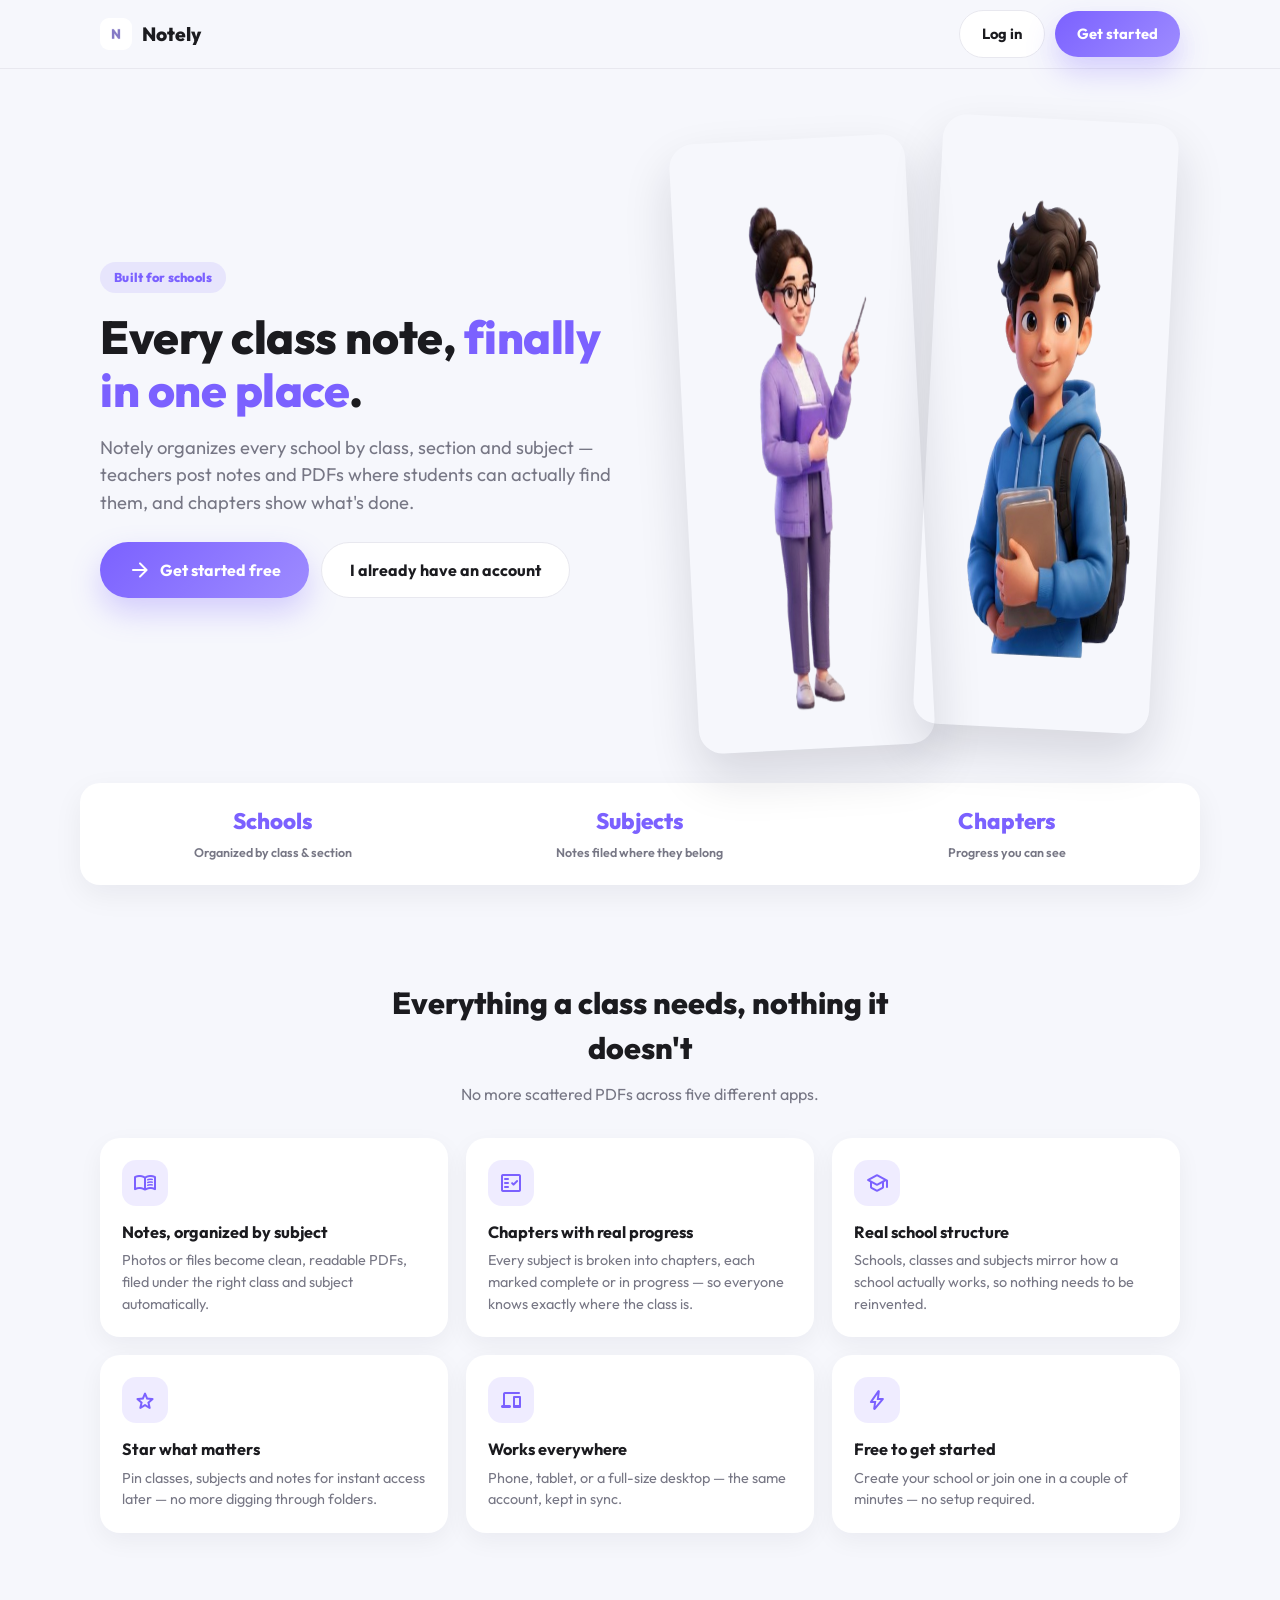
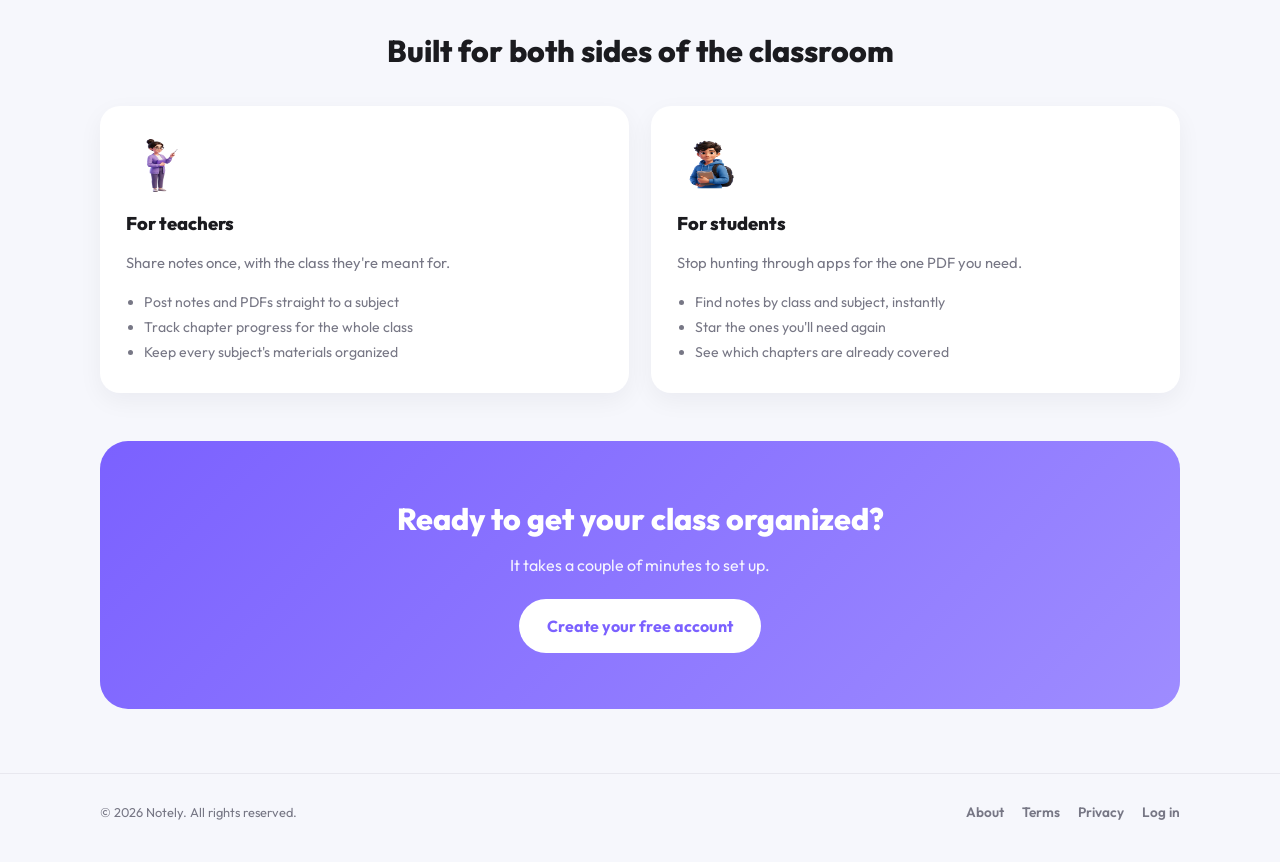
<file: index.html>
<!DOCTYPE html>
<html lang="en">
<head>
<meta charset="UTF-8">
<meta name="viewport" content="width=device-width, initial-scale=1.0, viewport-fit=cover">

<title>Notely — Class notes and PDFs, organized for schools</title>
<meta name="description" content="Notely keeps a school's classes, subjects and notes in one place. Teachers share notes and PDFs by subject, chapters track what's done, and students find any note instantly. Free to get started.">
<link rel="canonical" href="https://notely-edu.pages.dev/">

<!-- Open Graph / social preview -->
<meta property="og:type" content="website">
<meta property="og:site_name" content="Notely">
<meta property="og:locale" content="en_US">
<meta property="og:title" content="Notely — Class notes and PDFs, organized for schools">
<meta property="og:description" content="Class notes, subject PDFs and chapter progress, organized by school, class and subject. Built for teachers and students.">
<meta property="og:image" content="https://notely-edu.pages.dev/assets/images/logo-512.png">
<meta property="og:image:width" content="512">
<meta property="og:image:height" content="512">
<meta property="og:image:alt" content="Notely logo">
<meta property="og:url" content="https://notely-edu.pages.dev/">
<meta name="twitter:card" content="summary_large_image">
<meta name="twitter:title" content="Notely — Class notes and PDFs, organized for schools">
<meta name="twitter:description" content="Class notes, subject PDFs and chapter progress, organized by school, class and subject.">
<meta name="twitter:image" content="https://notely-edu.pages.dev/assets/images/logo-512.png">
<meta name="twitter:image:alt" content="Notely logo">

<link rel="icon" type="image/png" href="assets/images/logo.png">
<link rel="apple-touch-icon" href="assets/images/logo.png">
<link rel="manifest" href="manifest.json">
<meta name="theme-color" content="#7B61FF">
<meta name="theme-color" media="(prefers-color-scheme: dark)" content="#101017">

<link rel="preconnect" href="https://fonts.googleapis.com">
<link rel="preconnect" href="https://fonts.gstatic.com" crossorigin>
<link href="https://fonts.googleapis.com/css2?family=Outfit:wght@400;500;600;700;800&display=swap" rel="stylesheet">
<link rel="stylesheet" href="https://fonts.googleapis.com/css2?family=Material+Symbols+Rounded:opsz,wght,FILL,GRAD@24,500,0..1,0">

<link rel="stylesheet" href="landing.css">

<script type="application/ld+json">
{
  "@context": "https://schema.org",
  "@type": "SoftwareApplication",
  "name": "Notely",
  "applicationCategory": "EducationalApplication",
  "operatingSystem": "Web",
  "softwareVersion": "1.6",
  "description": "Notely keeps a school's classes, subjects, chapters and notes in one place for teachers and students.",
  "offers": { "@type": "Offer", "price": "0", "priceCurrency": "USD" }
}
</script>
</head>
<body class="auth-check">
<noscript><style>.site { visibility: visible; }</style></noscript>
<div class="site">

    <nav class="site-nav">
        <div class="wrap">
            <a class="brand" href="#top">
                <img src="assets/images/logo.png" alt="" width="192" height="192">
                Notely
            </a>
            <div class="nav-actions">
                <a class="btn btn-ghost" href="auth/login.html">Log in</a>
                <a class="btn btn-primary" href="auth/register.html">Get started</a>
            </div>
        </div>
    </nav>

    <header class="hero" id="top">
        <div class="wrap">
            <div class="hero-copy">
                <span class="eyebrow">Built for schools</span>
                <h1>Every class note, <span>finally in one place</span>.</h1>
                <p class="lede">
                    Notely organizes every school by class, section and subject — teachers post notes
                    and PDFs where students can actually find them, and chapters show what's done.
                </p>
                <div class="hero-ctas">
                    <a class="btn btn-primary btn-lg" href="auth/register.html">
                        <span class="material-symbols-rounded" aria-hidden="true">arrow_forward</span>
                        Get started free
                    </a>
                    <a class="btn btn-ghost btn-lg" href="auth/login.html">I already have an account</a>
                </div>
            </div>
            <div class="hero-art" aria-hidden="true">
                <img src="assets/images/teacher.png" alt="" width="409" height="610">
                <img src="assets/images/student.png" alt="" width="409" height="610">
            </div>
        </div>
    </header>

    <section class="stats">
        <div class="wrap">
            <div class="stat"><b>Schools</b><span>Organized by class &amp; section</span></div>
            <div class="stat"><b>Subjects</b><span>Notes filed where they belong</span></div>
            <div class="stat"><b>Chapters</b><span>Progress you can see</span></div>
        </div>
    </section>

    <section class="section">
        <div class="wrap">
            <div class="section-head">
                <h2>Everything a class needs, nothing it doesn't</h2>
                <p>No more scattered PDFs across five different apps.</p>
            </div>
            <div class="feature-grid">
                <div class="feature-card">
                    <div class="feature-icon"><span class="material-symbols-rounded" aria-hidden="true">menu_book</span></div>
                    <h3>Notes, organized by subject</h3>
                    <p>Photos or files become clean, readable PDFs, filed under the right class and subject automatically.</p>
                </div>
                <div class="feature-card">
                    <div class="feature-icon"><span class="material-symbols-rounded" aria-hidden="true">fact_check</span></div>
                    <h3>Chapters with real progress</h3>
                    <p>Every subject is broken into chapters, each marked complete or in progress — so everyone knows exactly where the class is.</p>
                </div>
                <div class="feature-card">
                    <div class="feature-icon"><span class="material-symbols-rounded" aria-hidden="true">school</span></div>
                    <h3>Real school structure</h3>
                    <p>Schools, classes and subjects mirror how a school actually works, so nothing needs to be reinvented.</p>
                </div>
                <div class="feature-card">
                    <div class="feature-icon"><span class="material-symbols-rounded" aria-hidden="true">star</span></div>
                    <h3>Star what matters</h3>
                    <p>Pin classes, subjects and notes for instant access later — no more digging through folders.</p>
                </div>
                <div class="feature-card">
                    <div class="feature-icon"><span class="material-symbols-rounded" aria-hidden="true">devices</span></div>
                    <h3>Works everywhere</h3>
                    <p>Phone, tablet, or a full-size desktop — the same account, kept in sync.</p>
                </div>
                <div class="feature-card">
                    <div class="feature-icon"><span class="material-symbols-rounded" aria-hidden="true">bolt</span></div>
                    <h3>Free to get started</h3>
                    <p>Create your school or join one in a couple of minutes — no setup required.</p>
                </div>
            </div>
        </div>
    </section>

    <section class="section">
        <div class="wrap">
            <div class="section-head">
                <h2>Built for both sides of the classroom</h2>
            </div>
            <div class="audience-grid">
                <div class="audience-card">
                    <img src="assets/images/teacher.png" alt="A teacher reviewing class notes on a tablet" width="409" height="610" loading="lazy" decoding="async">
                    <h3>For teachers</h3>
                    <p>Share notes once, with the class they're meant for.</p>
                    <ul>
                        <li>Post notes and PDFs straight to a subject</li>
                        <li>Track chapter progress for the whole class</li>
                        <li>Keep every subject's materials organized</li>
                    </ul>
                </div>
                <div class="audience-card">
                    <img src="assets/images/student.png" alt="A student studying from notes on a phone" width="409" height="610" loading="lazy" decoding="async">
                    <h3>For students</h3>
                    <p>Stop hunting through apps for the one PDF you need.</p>
                    <ul>
                        <li>Find notes by class and subject, instantly</li>
                        <li>Star the ones you'll need again</li>
                        <li>See which chapters are already covered</li>
                    </ul>
                </div>
            </div>
        </div>
    </section>

    <section class="cta-band">
        <h2>Ready to get your class organized?</h2>
        <p>It takes a couple of minutes to set up.</p>
        <a class="btn btn-ghost btn-lg" href="auth/register.html">Create your free account</a>
    </section>

    <footer class="site-footer">
        <div class="wrap">
            <div class="footer-copy">&copy; <span id="year"></span> Notely. All rights reserved.</div>
            <div class="footer-links">
                <a href="policy.html?doc=about">About</a>
                <a href="policy.html?doc=terms">Terms</a>
                <a href="policy.html?doc=privacy">Privacy</a>
                <a href="auth/login.html">Log in</a>
            </div>
        </div>
    </footer>

</div>

<script>document.getElementById("year").textContent = new Date().getFullYear();</script>
<script defer src="api/config.js"></script>
<script defer src="services/session.js"></script>
<script defer src="landing.js"></script>
</body>
</html>
</file>
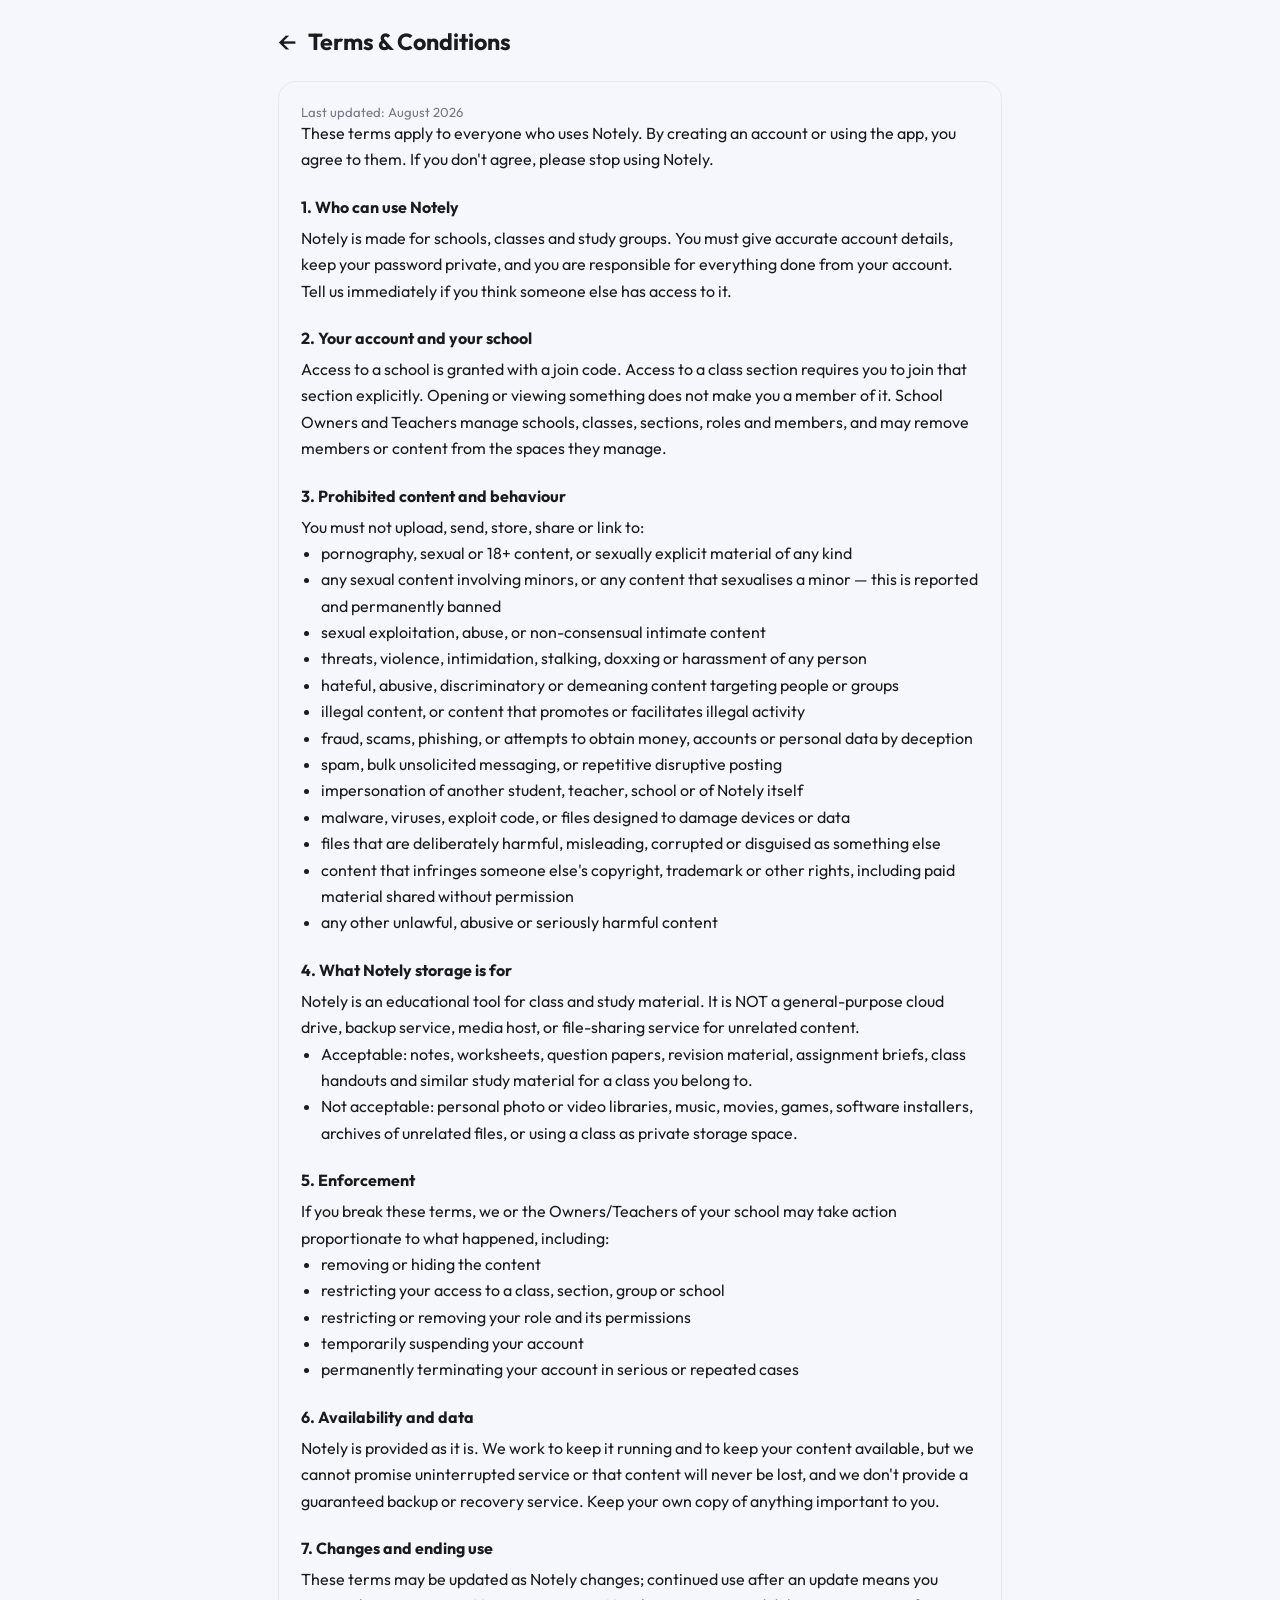
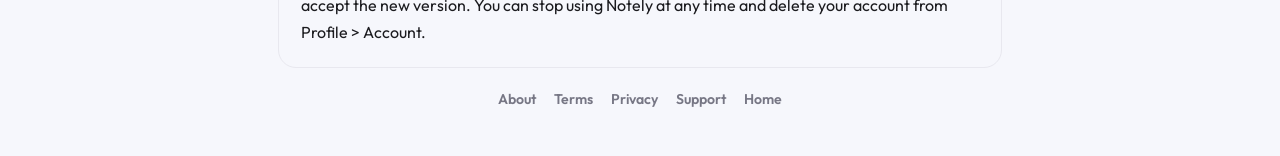
<file: policy.html>
<!DOCTYPE html>
<html lang="en">
<head>
<meta charset="UTF-8">
<meta name="viewport" content="width=device-width, initial-scale=1.0, viewport-fit=cover">
<title>Notely • Policy</title>
<meta name="description" content="Notely policies — About, Terms & Conditions, Privacy Policy and Support. How Notely handles your school's classes, subjects and notes.">
<link rel="canonical" href="https://notely-edu.pages.dev/policy.html">
<meta property="og:type" content="website">
<meta property="og:site_name" content="Notely">
<meta property="og:title" content="Notely • Policies">
<meta property="og:description" content="About, Terms & Conditions, Privacy Policy and Support for Notely.">
<meta property="og:image" content="https://notely-edu.pages.dev/assets/images/logo-512.png">
<meta property="og:url" content="https://notely-edu.pages.dev/policy.html">
<meta name="theme-color" content="#7B61FF">
<meta name="theme-color" media="(prefers-color-scheme: dark)" content="#101017">
<link rel="icon" type="image/png" href="assets/images/logo.png">
<link rel="preconnect" href="https://fonts.googleapis.com">
<link rel="preconnect" href="https://fonts.gstatic.com" crossorigin>
<link href="https://fonts.googleapis.com/css2?family=Outfit:wght@400;500;600;700;800&display=swap" rel="stylesheet">
<link rel="stylesheet" href="styles/variables.css">
<link rel="stylesheet" href="styles/global.css">
<style>
body { min-height:100vh; background:var(--bg); }
.legal-page { max-width:760px; margin:0 auto; padding:24px 18px 48px; }
.legal-head { display:flex; align-items:center; gap:12px; margin-bottom:22px; }
.legal-back { border:0; background:transparent; font-size:28px; cursor:pointer; color:var(--text); }
.legal-head h1 { margin:0; font-size:1.45rem; }
.legal-card { background:var(--card); border:1px solid var(--border); border-radius:18px; padding:22px; box-shadow:var(--shadow, none); }
.legal-updated { color:var(--muted); font-size:.82rem; margin-top:0; }
.legal-intro { line-height:1.65; }
.legal-section { margin-top:24px; }
.legal-section h2 { font-size:1rem; margin-bottom:8px; }
.legal-section p, .legal-section li { line-height:1.65; }
.legal-section ul { padding-left:20px; }
.legal-nav { display:flex; flex-wrap:wrap; gap:6px 18px; justify-content:center; margin-top:22px; }
.legal-nav a { color:var(--muted); font-size:.88rem; font-weight:600; text-decoration:none; }
.legal-nav a:hover { color:var(--primary); }
</style>
</head>
<body>
<main class="legal-page">
  <header class="legal-head">
    <button class="legal-back" id="back" aria-label="Back">←</button>
    <h1 id="title">Notely</h1>
  </header>
  <article class="legal-card" id="content"></article>
  <nav class="legal-nav" aria-label="Policies">
    <a href="policy.html?doc=about">About</a>
    <a href="policy.html?doc=terms">Terms</a>
    <a href="policy.html?doc=privacy">Privacy</a>
    <a href="policy.html?doc=support">Support</a>
    <a href="index.html">Home</a>
  </nav>
</main>
<script src="services/theme.js"></script>
<script src="api/config.js"></script>
<script src="utils/dom.js"></script>
<script src="pages/policies/policies.js"></script>
<script>
(() => {
  const key = new URLSearchParams(location.search).get("doc") || "terms";
  const data = window.POLICY_CONTENT?.[key] || window.POLICY_CONTENT?.terms;
  document.title = `Notely • ${data.title}`;
  document.getElementById("title").textContent = data.title;
  const root = document.getElementById("content");
  const updated = document.createElement("p");
  updated.className = "legal-updated";
  updated.textContent = "Last updated: August 2026";
  root.appendChild(updated);
  if (data.intro) { const p=document.createElement("p"); p.className="legal-intro"; p.textContent=data.intro; root.appendChild(p); }
  (data.sections || []).forEach(sec => {
    const section=document.createElement("section"); section.className="legal-section";
    const h=document.createElement("h2"); h.textContent=sec.heading; section.appendChild(h);
    if (sec.body) { const p=document.createElement("p"); p.textContent=sec.body; section.appendChild(p); }
    if (sec.bullets?.length) { const ul=document.createElement("ul"); sec.bullets.forEach(text => { const li=document.createElement("li"); li.textContent=text; ul.appendChild(li); }); section.appendChild(ul); }
    root.appendChild(section);
  });
  document.getElementById("back").addEventListener("click", () => history.length > 1 ? history.back() : location.href="index.html");
})();
</script>
</body>
</html>
</file>
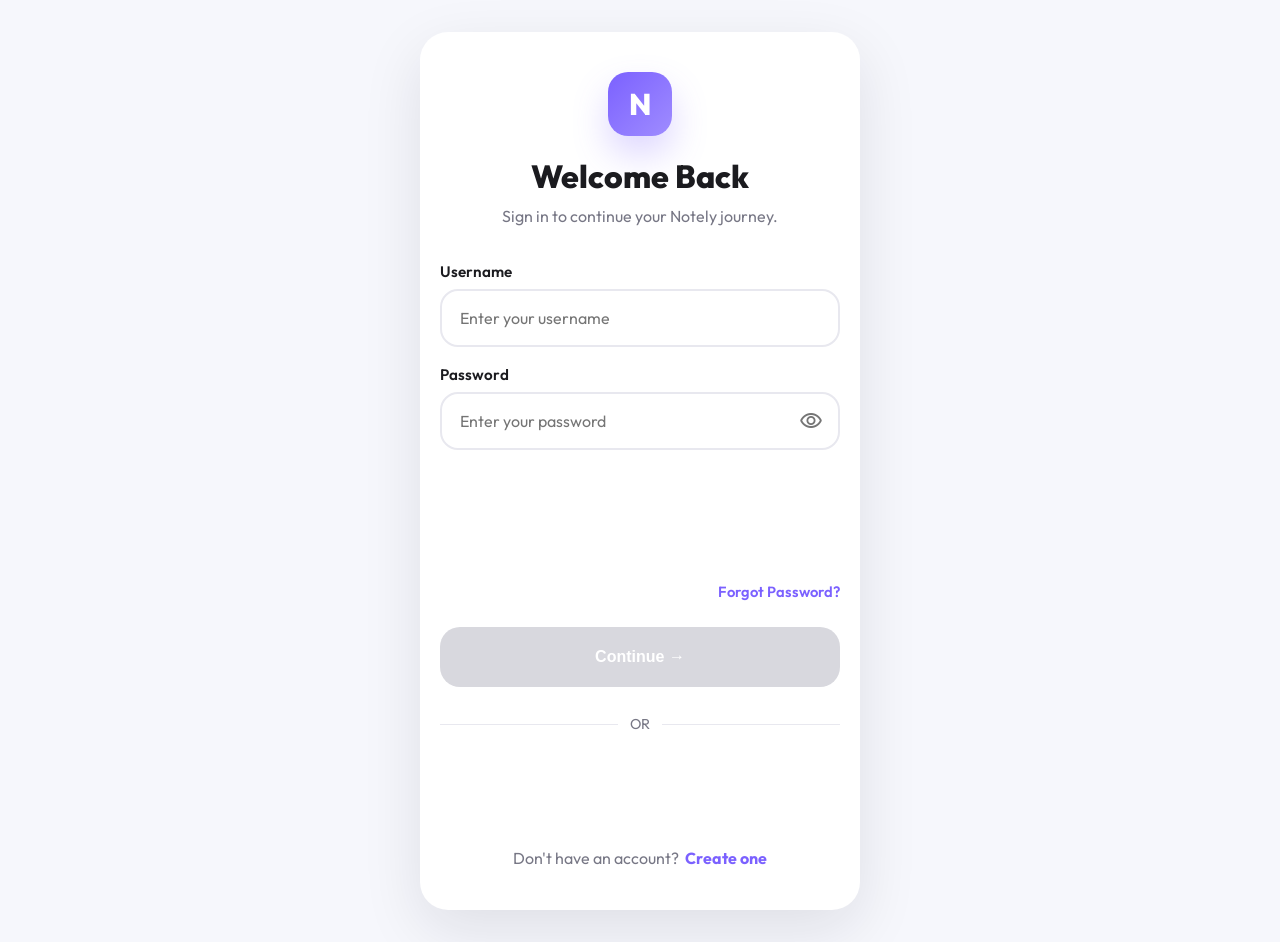
<file: auth/google-onboard.html>
<!DOCTYPE html>
<html lang="en">

<head>

    <meta charset="UTF-8">

    <meta
        name="viewport"
        content="width=device-width, initial-scale=1.0, viewport-fit=cover">

    <title>Notely • Almost there</title>

    <meta name="robots" content="noindex, nofollow">

    <link rel="icon" type="image/png" href="../assets/images/logo.png">

    <link rel="preconnect" href="https://fonts.googleapis.com">

    <link rel="preconnect" href="https://fonts.gstatic.com" crossorigin>

    <link
        href="https://fonts.googleapis.com/css2?family=Outfit:wght@400;500;600;700;800&display=swap"
        rel="stylesheet">

    <link
        rel="stylesheet"
        href="https://fonts.googleapis.com/css2?family=Material+Symbols+Rounded:opsz,wght,FILL,GRAD@24,500,0,0" />

    <link rel="stylesheet" href="css/onboard.css">

    <link rel="stylesheet" href="css/theme.css">
    <script src="../services/theme.js"></script>

</head>

<body>

    <main class="screen">

        <!-- STEP 1 — welcome + role -->

        <section class="step" id="stepRole">

            <header class="header">

                <button
                    class="back-btn"
                    id="backToLogin"
                    aria-label="Back to login">

                    ←

                </button>

                <div class="app-logo">

                    N

                </div>

                <img
                    class="google-avatar hidden"
                    id="googlePic"
                    alt="">

                <h1 id="welcomeTitle">Welcome!</h1>

                <p id="welcomeSub">
                    Your Google account checks out. Just two tiny
                    details and your classroom is ready.
                </p>

            </header>

            <section class="cards">

                <button
                    class="card teacher"
                    data-role="teacher">

                    <div class="check">
                        ✓
                    </div>

                    <div class="image">

                        <img
                            src="../assets/images/teacher.png"
                            alt="Teacher">

                    </div>

                    <h2>Teacher</h2>
                    <p>Create your school &amp; share notes</p>

                </button>

                <button
                    class="card student"
                    data-role="student">

                    <div class="check">
                        ✓
                    </div>

                    <div class="image">

                        <img
                            src="../assets/images/student.png"
                            alt="Student">

                    </div>

                    <h2>Student</h2>
                    <p>Find every note, instantly</p>

                </button>

            </section>

            <p class="tiny-note">

                <span class="material-symbols-rounded">
                    auto_awesome
                </span>

                We'll pick a username for you — change it anytime in Profile.

            </p>

            <button
                id="continueBtn"
                disabled>

                Continue →

            </button>

        </section>

        <!-- STEP 2 — teacher school details -->

        <section class="step hidden" id="stepDetails">

            <header class="header">

                <button
                    class="back-btn"
                    id="backToRole"
                    aria-label="Back">

                    ←

                </button>

                <div class="app-logo">

                    N

                </div>

                <h1>One tiny step</h1>

                <p>
                    Tell us a little about your school — or skip it,
                    you can add this later in Profile.
                </p>

            </header>

            <form
                id="detailsForm"
                autocomplete="off">

                <div class="teacher-card">

                    <div class="teacher-header">

                        <h3>School Information</h3>

                        <label class="skip-school">

                            <input
                                type="checkbox"
                                id="skipSchool">

                            <span>
                                Skip for now
                            </span>

                        </label>

                    </div>

                    <div class="input-group">

                        <label>

                            School Name

                        </label>

                        <input
                            type="text"
                            id="schoolName"
                            placeholder="ABC Public School">

                    </div>

                    <div class="input-group">

                        <label>

                            Subjects You Teach

                        </label>

                        <input
                            type="text"
                            id="subjects"
                            placeholder="Math, Science">

                    </div>

                    <div class="input-group">

                        <label>

                            School Phone

                        </label>

                        <input
                            type="tel"
                            id="schoolPhone"
                            placeholder="+91 98765 43210">

                    </div>

                    <div class="input-group">

                        <label>

                            School Coordinator

                            <span>(Optional)</span>

                        </label>

                        <input
                            type="text"
                            id="coordinator"
                            placeholder="Leave empty if none">

                    </div>

                </div>

                <small id="onboardError" class="form-error"></small>

                <button
                    id="finishBtn"
                    type="submit">

                    Finish →

                </button>

            </form>

        </section>

    </main>

    <script src="../api/config.js"></script>
    <script src="../services/session.js"></script>
    <script src="js/storage.js"></script>

    <script src="js/onboard.js"></script>

</body>

</html>
</file>
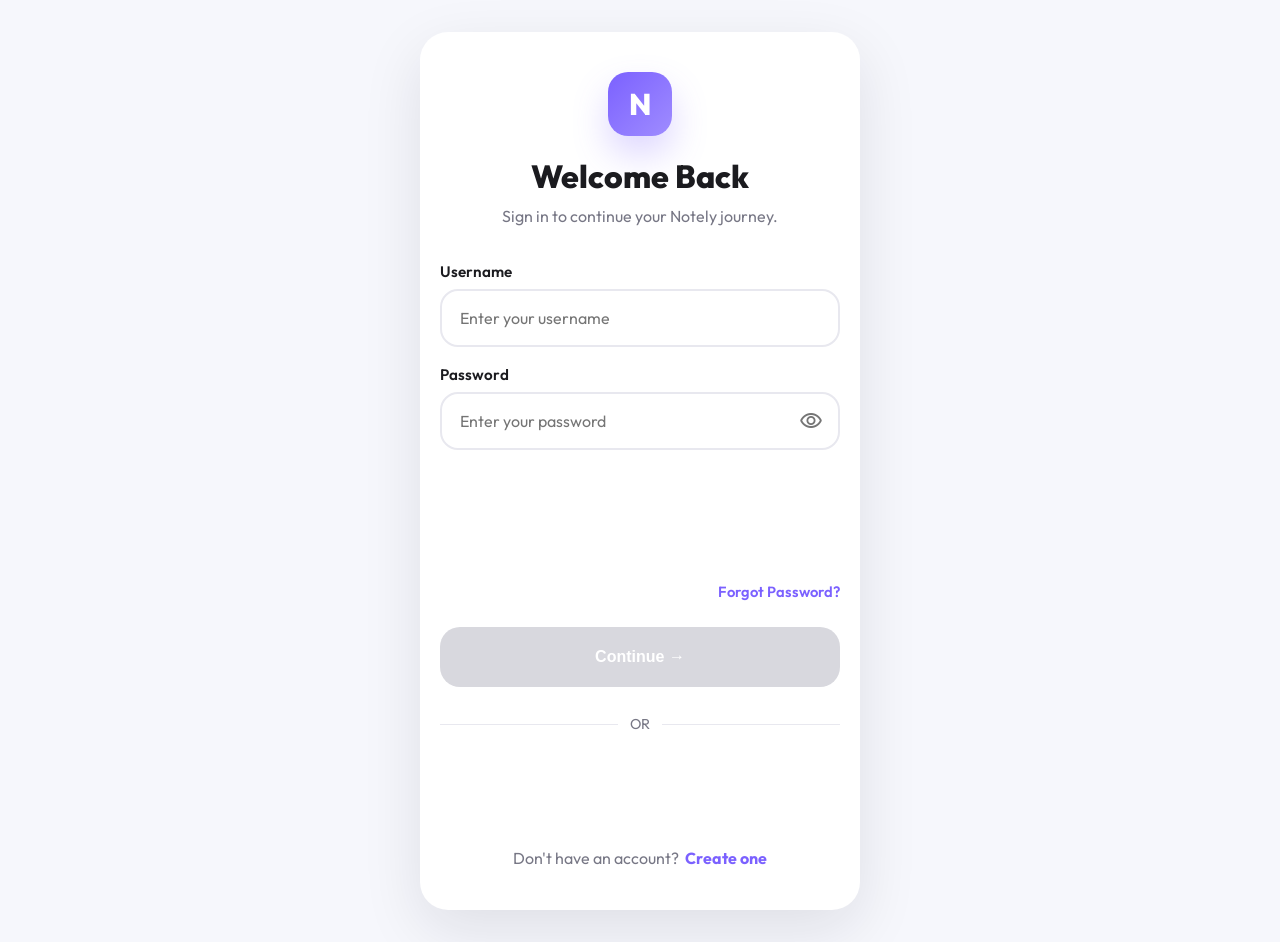
<file: auth/login.html>
<!DOCTYPE html>
<html lang="en">

<head>

    <meta charset="UTF-8">

    <meta
        name="viewport"
        content="width=device-width, initial-scale=1.0, viewport-fit=cover">

    <title>Notely • Login</title>

    <link rel="preconnect" href="https://fonts.googleapis.com">

    <link rel="preconnect" href="https://fonts.gstatic.com" crossorigin>

    <link
        href="https://fonts.googleapis.com/css2?family=Outfit:wght@400;500;600;700;800&display=swap"
        rel="stylesheet">

    <!-- Material Symbols -->
    <link
        rel="stylesheet"
        href="https://fonts.googleapis.com/css2?family=Material+Symbols+Rounded:opsz,wght,FILL,GRAD@24,500,0,0" />

    <link
        rel="stylesheet"
        href="css/login.css">
    <link rel="stylesheet" href="css/shared.css">
    <link rel="stylesheet" href="css/google.css">

    <link rel="stylesheet" href="css/theme.css">
    <script src="../services/theme.js"></script>
</head>

<body>

    <main class="screen">

        <!-- Header -->

        <header class="header">

            <div class="logo">

                N

            </div>

            <h1>

                Welcome Back

            </h1>

            <p>

                Sign in to continue your Notely journey.

            </p>

        </header>

        <!-- Login -->

        <form
            id="loginForm"
            autocomplete="off">

            <!-- Username -->

            <div class="input-group">

                <label>

                    Username

                </label>

                <input
                    type="text"
                    id="username"
                    placeholder="Enter your username"
                    autocomplete="username">

            </div>

            <!-- Password -->

            <div class="input-group">

                <label>

                    Password

                </label>

                <div class="password-box">

                    <input
                        type="password"
                        id="password"
                        placeholder="Enter your password"
                        autocomplete="current-password">

                    <button
                        type="button"
                        id="togglePassword"
                        aria-label="Show password">

                        <span
                            id="eyeIcon"
                            class="material-symbols-rounded">

                            visibility

                        </span>

                    </button>

                </div>

            </div>

            <!-- Email-not-verified transition notice -->

            <div class="auth-notice" id="authNotice">
                <span class="spinner"></span>
                <span id="authNoticeText">Email not verified — taking you to verification…</span>
            </div>

            <!-- Error -->

            <small id="loginError"></small>

            <!-- Forgot -->

            <div class="forgot-row">

                <button
                    type="button"
                    id="forgotBtn">

                    Forgot Password?

                </button>

            </div>

            <!-- Continue -->

            <button
                id="loginBtn"
                type="submit"
                disabled>

                Continue →

            </button>

        </form>

        <!-- Divider -->

        <div class="divider">

            <span>

                OR

            </span>

        </div>

        <!-- Google -->

        <div class="google-wrap">
            <div id="googleBtn"></div>
            <small id="googleError"></small>
        </div>

        <!-- Register -->

        <div class="bottom-text">

            <p>

                Don't have an account?

            </p>

            <button
                id="createAccountBtn"
                type="button">

                Create one

            </button>

        </div>

        <!-- User Not Found -->

        <div
            class="suggest-register"
            id="registerSuggestion">

            <span class="material-symbols-rounded">

                person_add

            </span>

            <div>

                <h4>

                    New to Notely?

                </h4>

                <p>

                    We couldn't find this account.
                    Create one in less than a minute.

                </p>

            </div>

            <button
                id="quickRegisterBtn"
                type="button">

                Create

            </button>

        </div>

    </main>

    <script src="https://accounts.google.com/gsi/client" async defer></script>
    <script src="../api/config.js"></script>
    <script src="../services/session.js"></script>
    <script src="js/storage.js"></script>

    <script src="js/login.js"></script>
    <script src="js/google.js"></script>

</body>

</html>
</file>
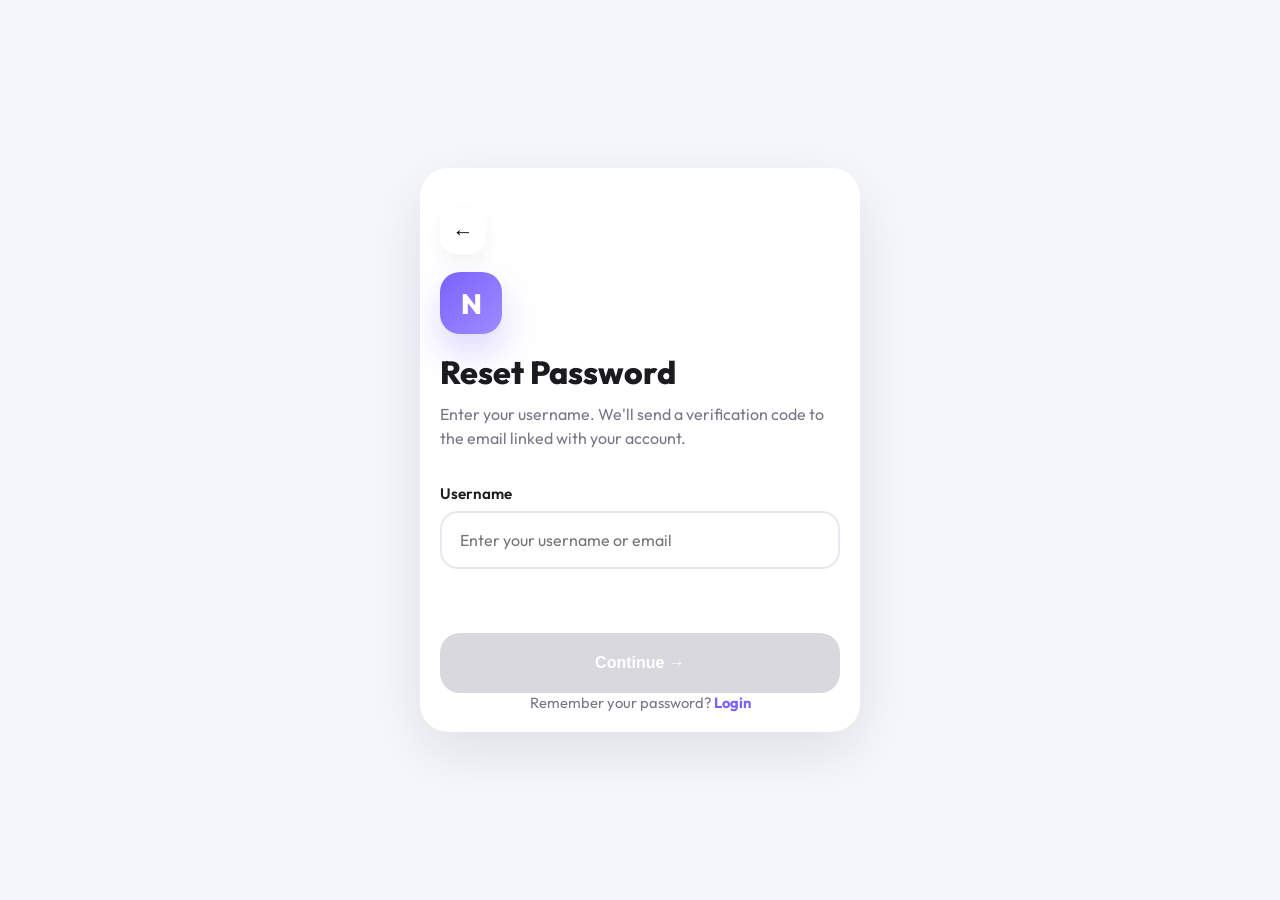
<file: auth/new_password.html>
<!DOCTYPE html>
<html lang="en">

<head>

    <meta charset="UTF-8">

    <meta
        name="viewport"
        content="width=device-width, initial-scale=1.0, viewport-fit=cover">

    <title>Notely • Create New Password</title>

    <link rel="preconnect" href="https://fonts.googleapis.com">

    <link rel="preconnect" href="https://fonts.gstatic.com" crossorigin>

    <link href="https://fonts.googleapis.com/css2?family=Outfit:wght@400;500;600;700;800&display=swap"
        rel="stylesheet">

    <link
        rel="stylesheet"
        href="https://fonts.googleapis.com/css2?family=Material+Symbols+Rounded:opsz,wght,FILL,GRAD@24,400,0,0"
        rel="stylesheet">

    <link rel="stylesheet" href="css/new_password.css">

    <link rel="stylesheet" href="css/shared.css">
    <link rel="stylesheet" href="css/theme.css">
    <script src="../services/theme.js"></script>
</head>

<body>

    <main class="screen">

        <!-- Header -->

        <header class="header">

            <button
                class="back-btn"
                id="backBtn">

                ←

            </button>

            <div class="logo">

                N

            </div>

            <h1>

                Create New Password

            </h1>

            <p>

                Enter your new password. It must be different from your old one.

            </p>

        </header>

        <!-- Form -->

        <form
            id="newPasswordForm"
            autocomplete="off">

            <!-- New Password -->

            <div class="input-group">

                <label>

                    New password

                </label>

                <div class="password-box">

                    <input
                        type="password"
                        id="newPassword"
                        placeholder="Create new password"
                        autocomplete="new-password">

                    <button
                        type="button"
                        id="toggleNewPassword"
                        aria-label="Show password">

                        <span
                            id="newEyeIcon"
                            class="material-symbols-rounded">

                            visibility

                        </span>

                    </button>

                </div>

            </div>

            <!-- Confirm Password -->

            <div class="input-group">

                <label>

                    Confirm password

                </label>

                <div class="password-box">

                    <input
                        type="password"
                        id="confirmPassword"
                        placeholder="Retype password"
                        autocomplete="new-password">

                    <button
                        type="button"
                        id="toggleConfirmPassword"
                        aria-label="Show password">

                        <span
                            id="confirmEyeIcon"
                            class="material-symbols-rounded">

                            visibility

                        </span>

                    </button>

                </div>

            </div>

            <small id="newPasswordError"></small>

            <button
                id="createBtn"
                type="submit"
                disabled>

                Create Password →

            </button>

        </form>

        <!-- Footer -->

        <div class="bottom-link">

            Remember your password?

            <a href="login.html">

                Login

            </a>

        </div>

    </main>

    <script src="../api/config.js"></script>
    <script src="../services/session.js"></script>
    <script src="js/storage.js"></script>

    <script src="js/new_password.js"></script>

</body>

</html>
</file>
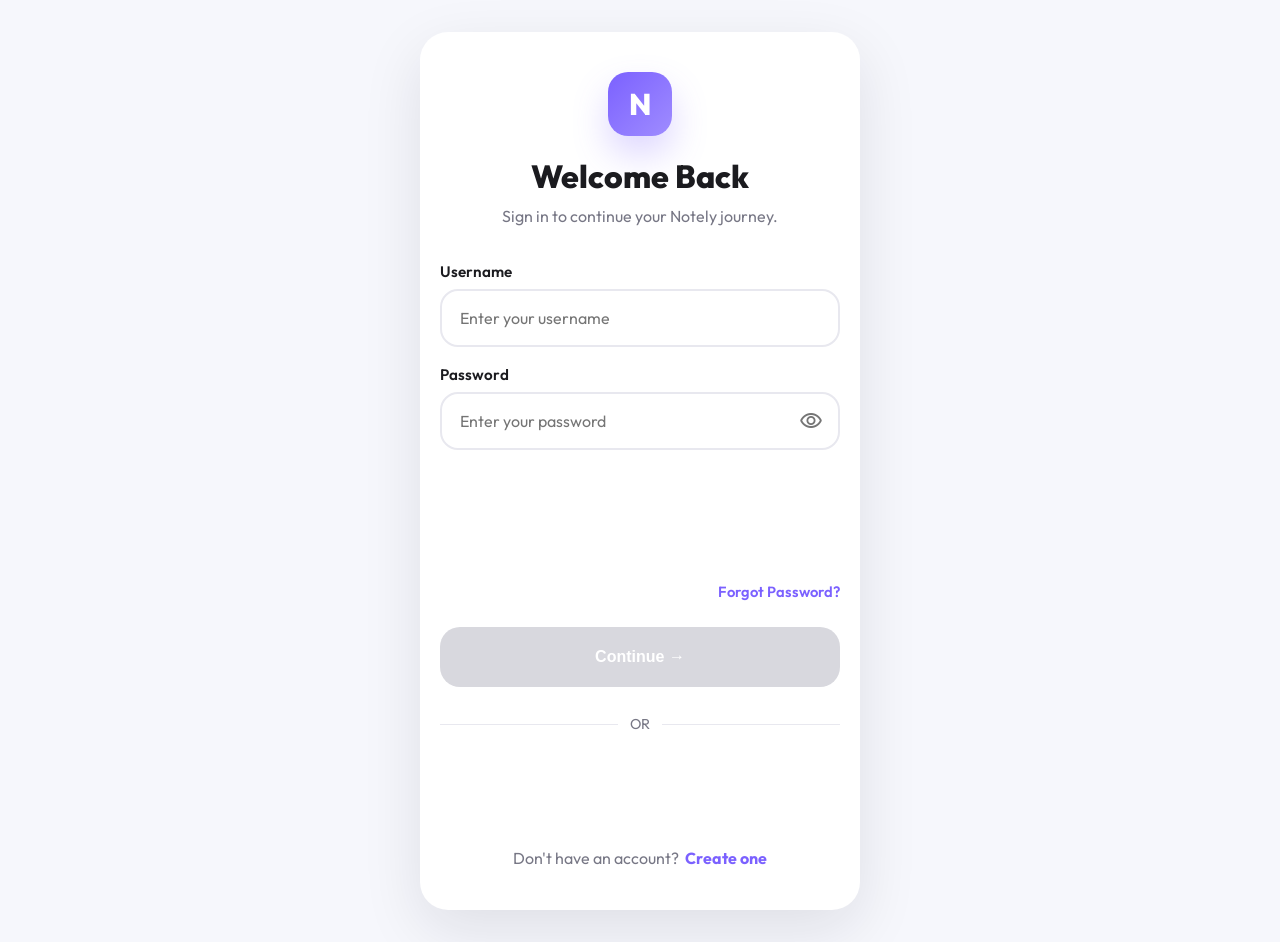
<file: auth/otp.html>
<!DOCTYPE html>
<html lang="en">

<head>

    <meta charset="UTF-8">

    <meta
        name="viewport"
        content="width=device-width, initial-scale=1.0, viewport-fit=cover">

    <title>Notely • Verify Email</title>

    <link rel="preconnect" href="https://fonts.googleapis.com">

    <link rel="preconnect" href="https://fonts.gstatic.com" crossorigin>

    <link href="https://fonts.googleapis.com/css2?family=Outfit:wght@400;500;600;700;800&display=swap"
        rel="stylesheet">

    <link rel="stylesheet" href="css/otp.css">

    <link rel="stylesheet" href="css/shared.css">
    <link rel="stylesheet" href="css/theme.css">
    <script src="../services/theme.js"></script>
</head>

<body>

    <main class="screen" aria-labelledby="otpTitle">

        <!-- Header -->

        <header class="header">

            <div class="logo">

                N

            </div>

            <h1 id="otpTitle">

                Verify your email

            </h1>

            <p>
    We've sent a verification code to the email linked with your account.
</p>

<h3 id="usernameDisplay">
    @username
</h3>

        </header>

        <!-- OTP -->

        <section class="otp-card">

            <div
                class="otp-boxes"
                id="otpBoxes">

                <input
                    class="otp"
                    maxlength="1"
                    inputmode="numeric"
                    autocomplete="one-time-code"
                    aria-label="Digit 1"
                    autofocus>

                <input
                    class="otp"
                    maxlength="1"
                    inputmode="numeric"
                    aria-label="Digit 2">

                <input
                    class="otp"
                    maxlength="1"
                    inputmode="numeric"
                    aria-label="Digit 3">

                <input
                    class="otp"
                    maxlength="1"
                    inputmode="numeric"
                    aria-label="Digit 4">

                <input
                    class="otp"
                    maxlength="1"
                    inputmode="numeric"
                    aria-label="Digit 5">

                <input
                    class="otp"
                    maxlength="1"
                    inputmode="numeric"
                    aria-label="Digit 6">

            </div>

            <small id="otpError"></small>

            <button
                id="verifyBtn"
                type="button"
                disabled>

                Verify

            </button>

            <div class="resend">

                <span id="timer">

                    Resend in 01:00

                </span>

                <button
                    id="resendBtn"
                    type="button"
                    disabled>

                    Resend Code

                </button>

            </div>

        </section>

        <!-- Success -->

        <section
            class="success-card"
            id="successCard">

            <div class="success-icon">

                ✓

            </div>

            <h2>

                OTP Verified

            </h2>

            <p>

                Your account has been created successfully.

            </p>

            <small>

                Redirecting you to login...

            </small>

        </section>

    </main>

    <script src="../api/config.js"></script>
    <script src="../services/session.js"></script>
    <script src="js/storage.js"></script>

    <script src="js/otp.js"></script>

</body>

</html>
</file>
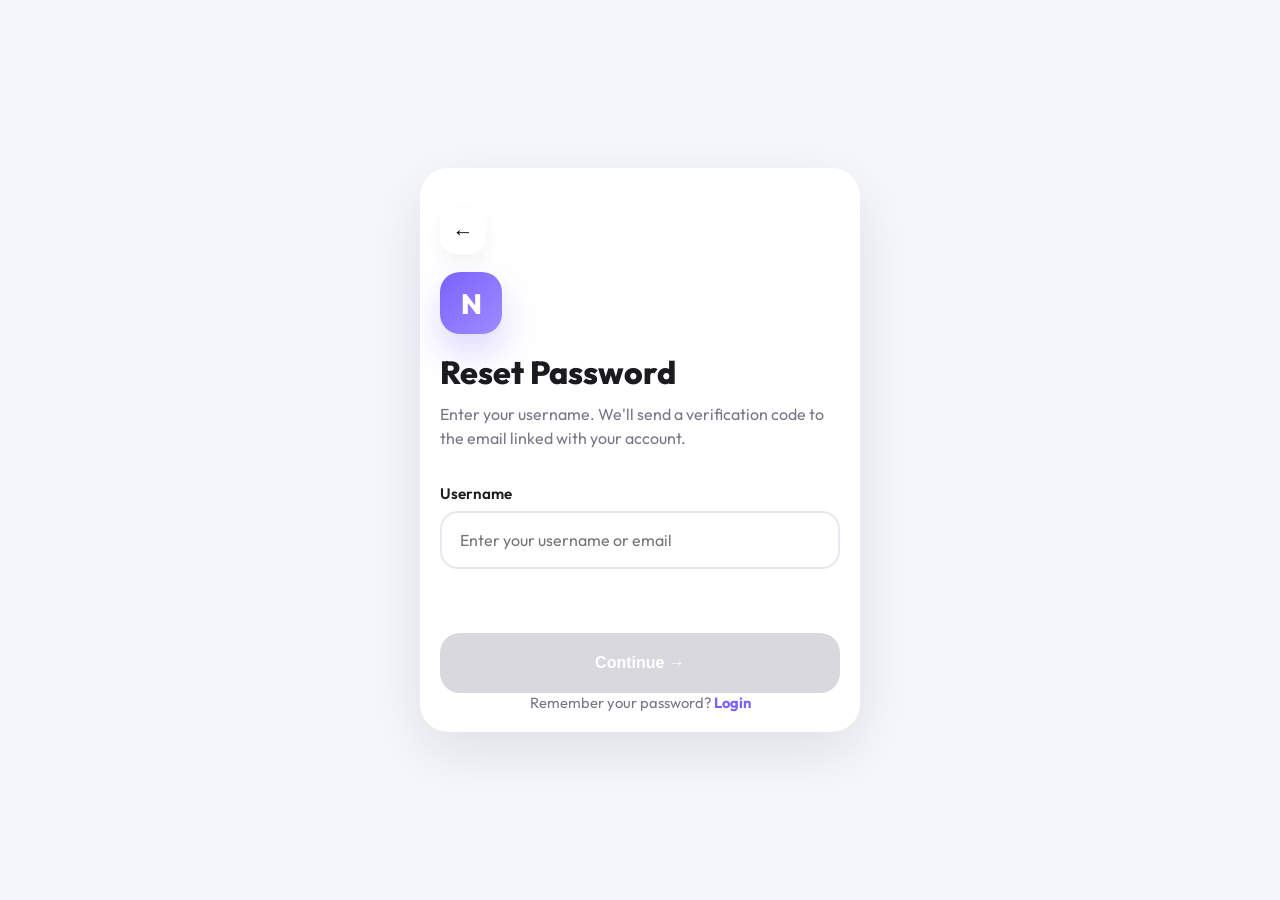
<file: auth/password.html>
<!DOCTYPE html>
<html lang="en">

<head>

    <meta charset="UTF-8">

    <meta
        name="viewport"
        content="width=device-width, initial-scale=1.0, viewport-fit=cover">

    <title>Notely • Reset Password</title>

    <link rel="preconnect" href="https://fonts.googleapis.com">

    <link rel="preconnect" href="https://fonts.gstatic.com" crossorigin>

    <link
        href="https://fonts.googleapis.com/css2?family=Outfit:wght@400;500;600;700;800&display=swap"
        rel="stylesheet">

    <link rel="stylesheet" href="css/password.css">

    <link rel="stylesheet" href="css/shared.css">
    <link rel="stylesheet" href="css/theme.css">
    <script src="../services/theme.js"></script>
</head>

<body>

<main class="screen">

    <!-- Header -->

    <header class="header">

        <button
            class="back-btn"
            id="backBtn">

            ←

        </button>

        <div class="logo">

            N

        </div>

        <h1>

            Reset Password

        </h1>

        <p>

            Enter your username. We'll send a verification code to the email linked with your account.

        </p>

    </header>

    <!-- Form -->

    <form
        id="passwordForm"
        autocomplete="off">

        <div class="input-group">

            <label>

                Username

            </label>

            <input
                type="text"
                id="username"
                placeholder="Enter your username or email"
                autocomplete="username">

        </div>

        <small id="usernameError"></small>

        <button
            id="continueBtn"
            type="submit"
            disabled>

            Continue →

        </button>

    </form>

    <!-- Footer -->

    <div class="bottom-link">

        Remember your password?

        <a href="login.html">

            Login

        </a>

    </div>

</main>

<script src="../api/config.js"></script>
    <script src="../services/session.js"></script>
    <script src="js/storage.js"></script>
<script src="js/password.js"></script>

</body>

</html>
</file>
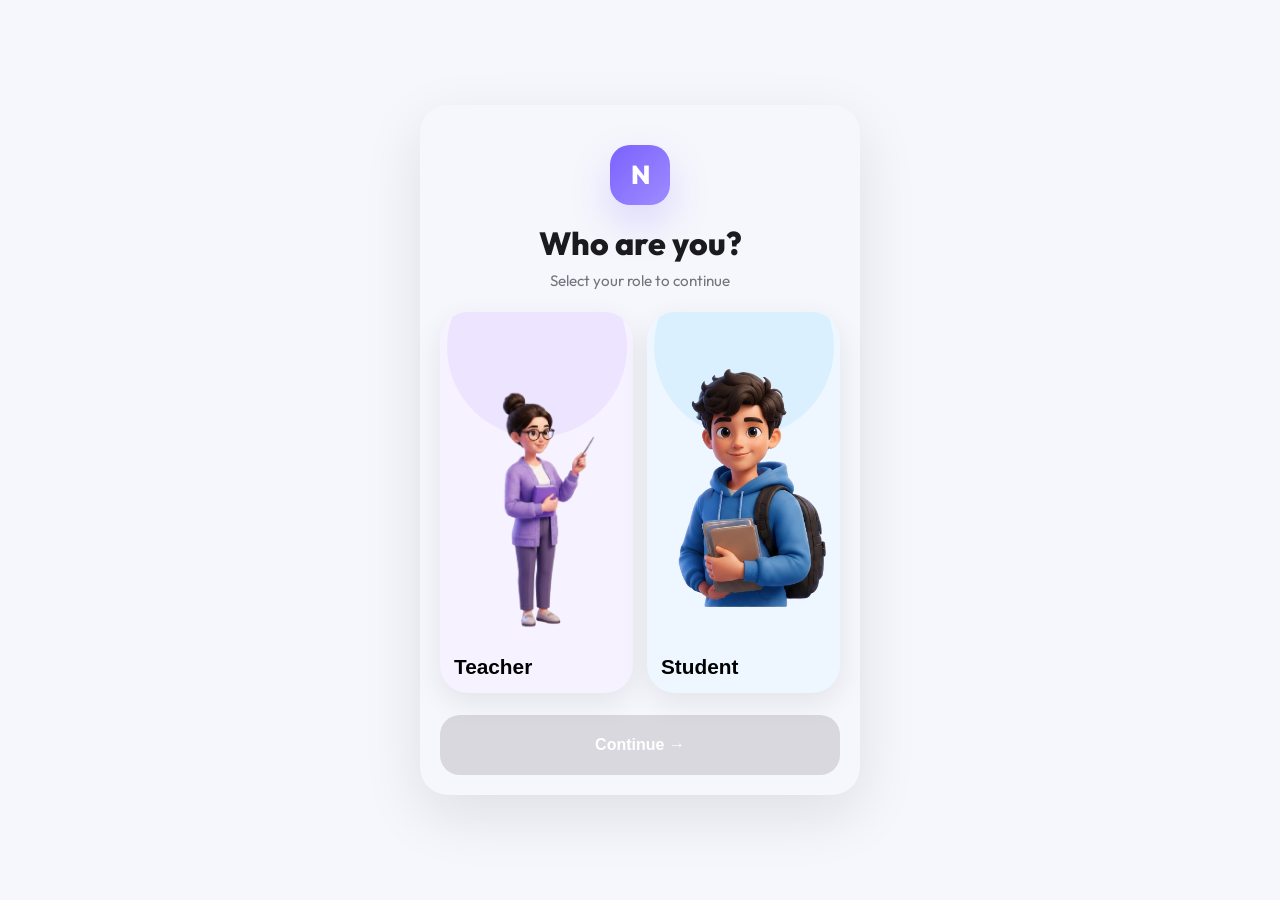
<file: auth/register.html>
<!DOCTYPE html>
<html lang="en">

<head>

    <meta charset="UTF-8">

    <meta
        name="viewport"
        content="width=device-width, initial-scale=1.0, viewport-fit=cover">

    <title>Notely • Create Account</title>

    <link rel="preconnect" href="https://fonts.googleapis.com">

    <link rel="preconnect" href="https://fonts.gstatic.com" crossorigin>

    <link
        href="https://fonts.googleapis.com/css2?family=Outfit:wght@400;500;600;700;800&display=swap"
        rel="stylesheet">
    
    <link
    href="https://fonts.googleapis.com/css2?family=Material+Symbols+Rounded"
    rel="stylesheet">

    <link
        rel="stylesheet"
        href="css/register.css">
    <link rel="stylesheet" href="css/shared.css">

    <link rel="stylesheet" href="css/theme.css">
    <script src="../services/theme.js"></script>
</head>

<body>

    <main class="screen">

        <!-- Header -->

        <header class="header">

            <button
                class="back-btn"
                id="backBtn">

                ←

            </button>

            <div class="logo">

                N

            </div>

            <h1>Create Account</h1>

            <p>Let's get you started.</p>

        </header>

        <!-- Form -->

        <form
            id="registerForm"
            autocomplete="off">

            <!-- Username -->

            <div class="input-group">

                <label>

                    Username

                </label>

                <input
                    type="text"
                    id="username"
                    placeholder="Choose a unique username"
                    maxlength="20"
                    autocomplete="off">

                <small
                    id="usernameStatus">

                </small>

            </div>

            <!-- Name -->

            <div class="input-group">

                <label>

                    Full Name

                </label>

                <input
                    type="text"
                    id="name"
                    placeholder="Your full name">

            </div>

            <!-- Email -->

            <div class="input-group">

                <label>

                    Email

                </label>

                <input
                    type="email"
                    id="email"
                    placeholder="example@email.com">
                <small id="emailError"></small>

            </div>

            <!-- Password -->

            <div class="input-group">

    <label>
        Password
    </label>

    <div class="password-box">

        <input
            type="password"
            id="password"
            placeholder="Create a password"
            autocomplete="current-password">

        <button
            type="button"
            id="togglePassword"
            aria-label="Show password">

            <span
                id="eyeIcon"
                class="material-symbols-rounded">

                visibility

            </span>

        </button>

    </div>

    <div class="password-rules">

        <small
            id="ruleLength">

            • 8+ characters

        </small>

        <small
            id="ruleUpper">

            • One uppercase letter

        </small>

        <small
            id="ruleNumber">

            • One number

        </small>

    </div>

</div>
            <!-- Teacher Only -->

            <section
                id="teacherFields">

              <div class="teacher-header">

    <h3>

        School Information

    </h3>

    <label class="skip-school">

        <input
            type="checkbox"
            id="skipSchool">

        <span>

            Skip for now

        </span>

    </label>

</div>

                <div class="input-group">

                    <label>

                        School Name

                    </label>

                    <input
                        type="text"
                        id="schoolName"
                        placeholder="ABC Public School">

                </div>

                <div class="input-group">

                    <label>

                        Subjects You Teach

                    </label>

                    <input
                        type="text"
                        id="subjects"
                        placeholder="Math, Science">

                </div>

                <div class="input-group">

                    <label>

                        School Phone

                    </label>

                    <input
                        type="tel"
                        id="schoolPhone"
                        placeholder="+91 98765 43210">

                </div>

                <div class="input-group">

                    <label>

                        School Coordinator

                        <span>(Optional)</span>

                    </label>

                    <input
                        type="text"
                        id="coordinator"
                        placeholder="Leave empty if none">

                </div>

            </section>

            <small id="registerError" class="form-error"></small>

            <p class="legal-note">
                By continuing you agree to Notely's
                <a href="../policy.html?doc=terms" target="_blank" rel="noopener">Terms</a>
                and
                <a href="../policy.html?doc=privacy" target="_blank" rel="noopener">Privacy Policy</a>.
            </p>

            <button
                id="registerBtn"
                type="submit"
                disabled>

                Continue →

            </button>

            <div class="bottom-link">

    Already have an account?

    <a href="login.html">

        Login

    </a>

</div>

        </form>

    </main>

    <script src="../api/config.js"></script>
    <script src="../services/session.js"></script>
    <script src="js/storage.js"></script>

    <script src="js/register.js"></script>

</body>

</html>
</file>
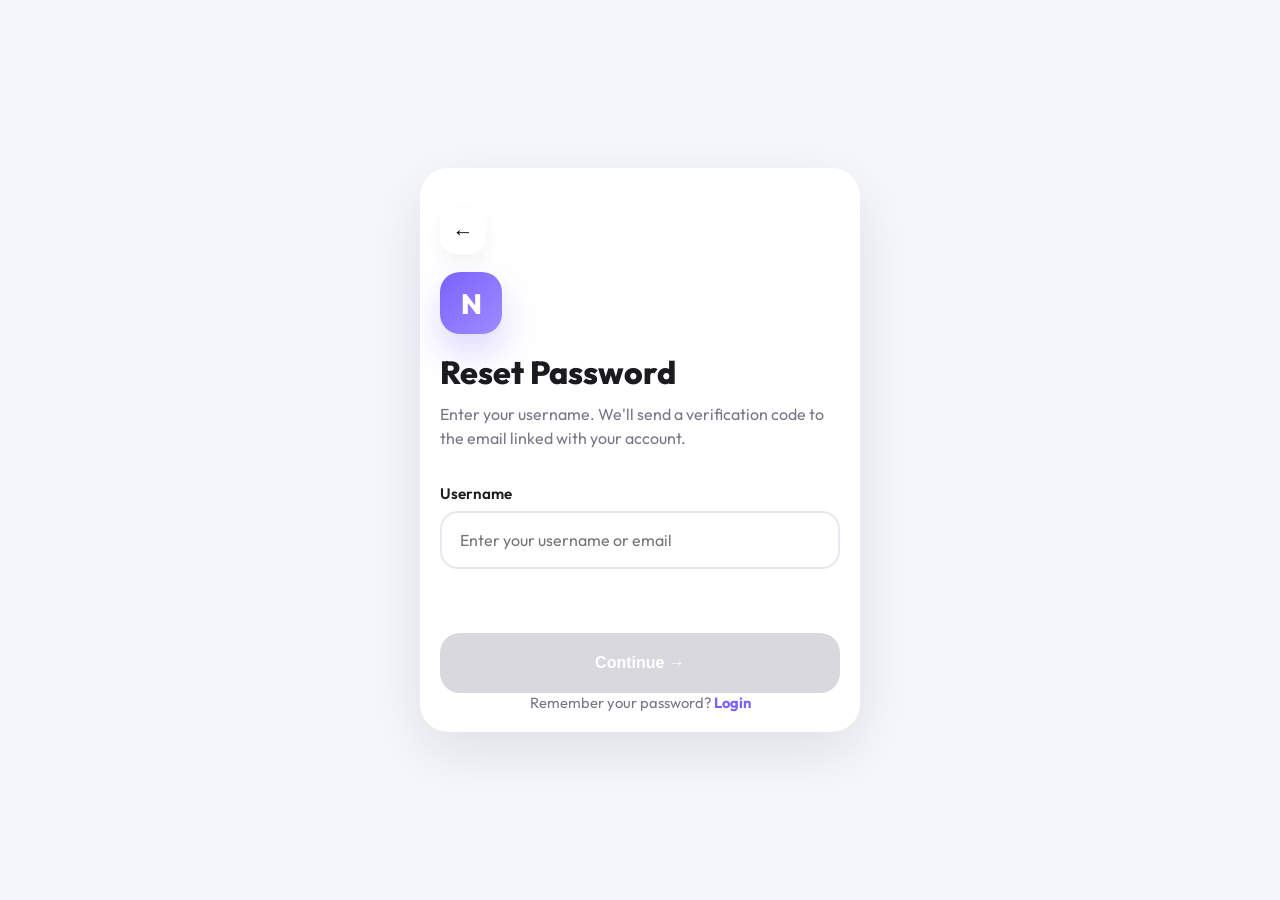
<file: auth/reset_password.html>
<!DOCTYPE html>
<html lang="en">

<head>

    <meta charset="UTF-8">

    <meta
        name="viewport"
        content="width=device-width, initial-scale=1.0, viewport-fit=cover">

    <title>Notely • Verify Code</title>

    <link rel="preconnect" href="https://fonts.googleapis.com">

    <link rel="preconnect" href="https://fonts.gstatic.com" crossorigin>

    <link href="https://fonts.googleapis.com/css2?family=Outfit:wght@400;500;600;700;800&display=swap"
        rel="stylesheet">

    <link rel="stylesheet" href="css/reset_password.css">

    <link rel="stylesheet" href="css/shared.css">
    <link rel="stylesheet" href="css/theme.css">
    <script src="../services/theme.js"></script>
</head>

<body>

    <main class="screen">

        <!-- Header -->

        <header class="header">

            <button
                class="back-btn"
                id="backBtn">

                ←

            </button>

            <div class="logo">

                N

            </div>

            <h1>

                Verify Code

            </h1>

            <p>

                We've sent a 6-digit code to your email. Enter it to continue.

            </p>

            <h3 id="emailDisplay">

                @email

            </h3>

        </header>

        <!-- OTP -->

        <section class="otp-card">

            <div
                class="otp-boxes"
                id="otpBoxes">

                <input
                    class="otp"
                    maxlength="1"
                    inputmode="numeric">

                <input
                    class="otp"
                    maxlength="1"
                    inputmode="numeric">

                <input
                    class="otp"
                    maxlength="1"
                    inputmode="numeric">

                <input
                    class="otp"
                    maxlength="1"
                    inputmode="numeric">

                <input
                    class="otp"
                    maxlength="1"
                    inputmode="numeric">

                <input
                    class="otp"
                    maxlength="1"
                    inputmode="numeric">

            </div>

            <small id="otpError"></small>

            <button
                id="verifyBtn"
                disabled>

                Verify Code

            </button>

        </section>

    </main>

    <script src="../api/config.js"></script>
    <script src="../services/session.js"></script>
    <script src="js/storage.js"></script>

    <script src="js/reset_password.js"></script>

</body>

</html>
</file>
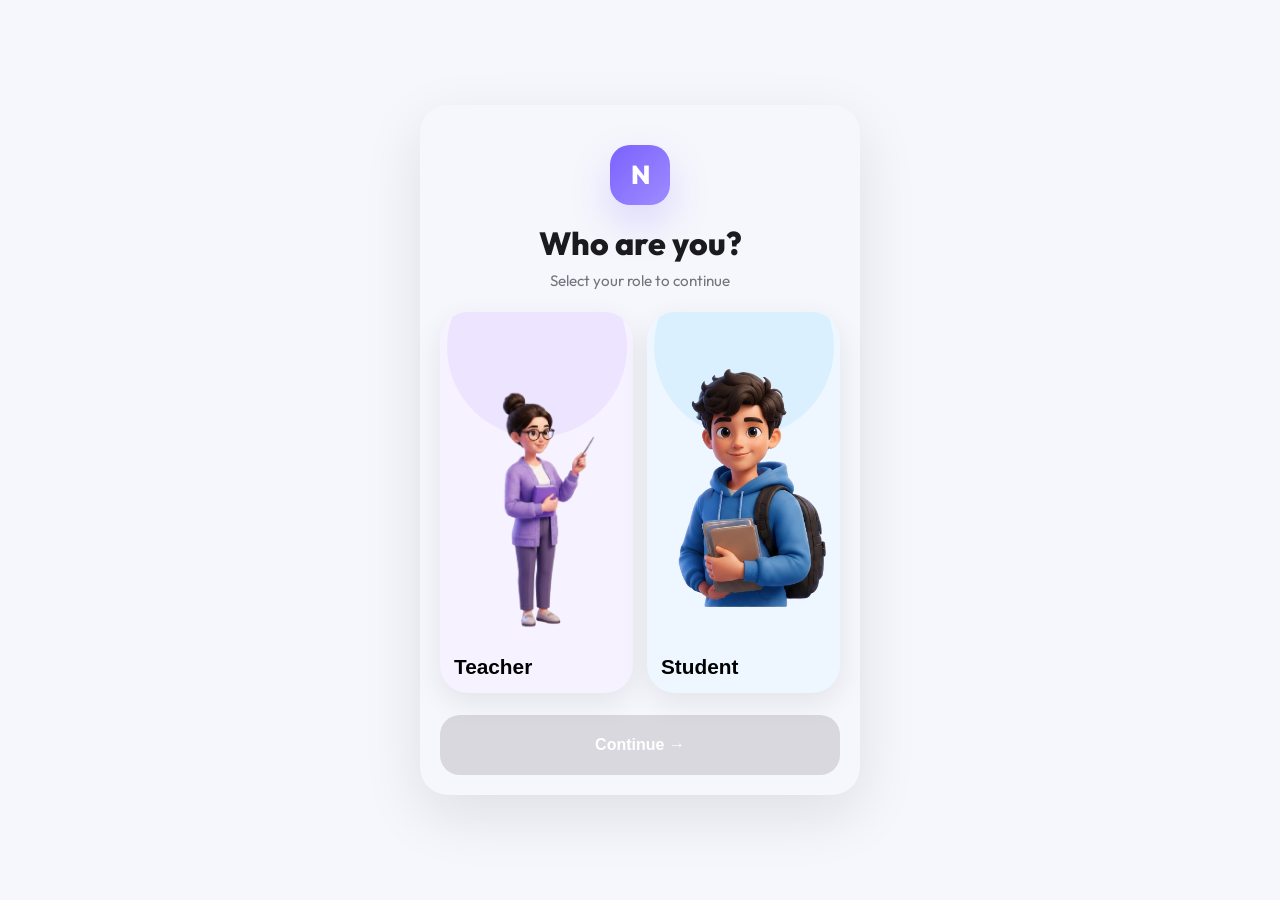
<file: auth/role.html>
<!DOCTYPE html>
<html lang="en">

<head>

    <meta charset="UTF-8">

    <meta
        name="viewport"
        content="width=device-width, initial-scale=1.0, viewport-fit=cover">

    <title>Notely • Choose Role</title>

    <link rel="preconnect" href="https://fonts.googleapis.com">

    <link rel="preconnect" href="https://fonts.gstatic.com" crossorigin>

    <link
        href="https://fonts.googleapis.com/css2?family=Outfit:wght@400;500;600;700;800&display=swap"
        rel="stylesheet">

    <link rel="stylesheet" href="css/role.css">

    <link rel="stylesheet" href="css/shared.css">
    <link rel="stylesheet" href="css/theme.css">
    <script src="../services/theme.js"></script>
</head>

<body>

    <main class="screen">

        <header class="header">

            <div class="app-logo">
                N
            </div>

            <h1>Who are you?</h1>

            <p>Select your role to continue</p>

        </header>

        <section class="cards">

            <button
                class="card teacher"
                data-role="teacher">

                <div class="check">
                    ✓
                </div>

                <div class="image">

                    <img
                        src="../assets/images/teacher.png"
                        alt="Teacher">

                </div>

                <h2>Teacher</h2>

            </button>

            <button
                class="card student"
                data-role="student">

                <div class="check">
                    ✓
                </div>

                <div class="image">

                    <img
                        src="../assets/images/student.png"
                        alt="Student">

                </div>

                <h2>Student</h2>

            </button>

        </section>

        <button
            id="continueBtn"
            disabled>

            Continue →

        </button>

    </main>

    <script src="../api/config.js"></script>
    <script src="../services/session.js"></script>
    <script src="js/storage.js"></script>

    <script src="js/role.js"></script>

</body>

</html>
</file>
<file: landing.css>
:root {
    --primary: #7B61FF;
    --primary-light: #9E8CFF;
    --bg: #F6F7FC;
    --surface: #FFFFFF;
    --surface-alt: #F1F1F8;
    --text: #1B1B1F;
    --muted: #777785;
    --border: #E8E8EF;
    --radius: 20px;
}

* { margin: 0; padding: 0; box-sizing: border-box; -webkit-tap-highlight-color: transparent; }

/* Kills the ~300ms double-tap-zoom delay on tappable elements in mobile
   browsers without disabling pinch zoom (only double-tap). */
a, .btn { touch-action: manipulation; }

html { font-size: 16px; scroll-behavior: smooth; }

body {
    font-family: "Outfit", sans-serif;
    background: var(--bg);
    color: var(--text);
    line-height: 1.5;
}

/* Hidden until landing.js confirms there's no active session, so a
   logged-in visitor never sees a flash of marketing content before
   being sent straight to the app. */
body.auth-check .site { visibility: hidden; }

a { color: inherit; text-decoration: none; }
img { display: block; max-width: 100%; }

.wrap { max-width: 1120px; margin: 0 auto; padding: 0 20px; }

.btn {
    display: inline-flex; align-items: center; justify-content: center;
    gap: 8px; border: none; border-radius: 999px; cursor: pointer;
    font: inherit; font-weight: 700; font-size: .92rem;
    padding: 12px 22px; transition: transform .15s ease;
}
.btn:active { transform: scale(.96); }
.btn-primary {
    background: linear-gradient(135deg, var(--primary), var(--primary-light));
    color: #fff; box-shadow: 0 14px 30px rgba(123, 97, 255, .28);
}
.btn-ghost { background: var(--surface); color: var(--text); border: 1px solid var(--border); }
.btn-lg { padding: 15px 28px; font-size: 1rem; }

/* ---------------- TOP NAV ---------------- */
.site-nav {
    position: sticky; top: 0; z-index: 50;
    background: rgba(246, 247, 252, .85);
    backdrop-filter: blur(10px);
    border-bottom: 1px solid var(--border);
}
.site-nav .wrap {
    display: flex; align-items: center; justify-content: space-between;
    height: 68px;
}
.brand { display: flex; align-items: center; gap: 10px; font-weight: 800; font-size: 1.2rem; }
.brand img { width: 32px; height: 32px; border-radius: 9px; }
.nav-actions { display: flex; align-items: center; gap: 10px; }

/* ---------------- HERO ---------------- */
.hero { padding: 56px 0 40px; }
.hero .wrap { display: flex; flex-direction: column; gap: 34px; align-items: center; text-align: center; }
.hero-copy { max-width: 640px; }
.eyebrow {
    display: inline-block; padding: 6px 14px; border-radius: 999px;
    background: rgba(123, 97, 255, .12); color: var(--primary);
    font-size: .8rem; font-weight: 800; letter-spacing: .02em;
    margin-bottom: 18px;
}
.hero h1 { font-size: 2.1rem; font-weight: 800; line-height: 1.15; letter-spacing: -.01em; }
.hero h1 span { color: var(--primary); }
.hero p.lede { margin-top: 16px; color: var(--muted); font-size: 1.05rem; }
.hero-ctas { margin-top: 26px; display: flex; gap: 12px; justify-content: center; flex-wrap: wrap; }

.hero-art {
    position: relative; width: 100%; max-width: 460px;
    display: flex; justify-content: center; align-items: flex-end; gap: 8px;
}
.hero-art img {
    width: 46%; border-radius: 24px;
    box-shadow: 0 24px 50px rgba(20, 20, 40, .14);
}
.hero-art img:first-child { transform: translateY(14px) rotate(-3deg); }
.hero-art img:last-child { transform: translateY(-6px) rotate(3deg); }

/* ---------------- STATS STRIP ---------------- */
.stats { padding: 8px 0 48px; }
.stats .wrap {
    display: grid; grid-template-columns: repeat(3, 1fr); gap: 12px;
    background: var(--surface); border-radius: var(--radius);
    padding: 22px 16px; box-shadow: 0 10px 30px rgba(20, 20, 40, .06);
}
.stat { text-align: center; }
.stat b { display: block; font-size: 1.4rem; font-weight: 800; color: var(--primary); }
.stat span { font-size: .78rem; color: var(--muted); font-weight: 600; }

/* ---------------- FEATURES ---------------- */
.section { padding: 48px 0; }
.section-head { text-align: center; max-width: 560px; margin: 0 auto 32px; }
.section-head h2 { font-size: 1.6rem; font-weight: 800; }
.section-head p { margin-top: 10px; color: var(--muted); }

.feature-grid { display: grid; grid-template-columns: 1fr; gap: 14px; }
.feature-card {
    background: var(--surface); border-radius: var(--radius);
    padding: 22px; box-shadow: 0 8px 24px rgba(20, 20, 40, .05);
}
.feature-icon {
    width: 46px; height: 46px; border-radius: 14px;
    background: rgba(123, 97, 255, .12); color: var(--primary);
    display: grid; place-items: center; margin-bottom: 14px;
}
.feature-icon .material-symbols-rounded { font-size: 24px; }
.feature-card h3 { font-size: 1.02rem; font-weight: 700; margin-bottom: 6px; }
.feature-card p { color: var(--muted); font-size: .9rem; }

/* ---------------- FOR TEACHERS/STUDENTS ---------------- */
.audience-grid { display: grid; grid-template-columns: 1fr; gap: 16px; }
.audience-card {
    background: var(--surface); border-radius: var(--radius);
    padding: 26px; box-shadow: 0 8px 24px rgba(20, 20, 40, .05);
    display: flex; flex-direction: column; gap: 14px; align-items: flex-start;
}
.audience-card img { width: 64px; height: 64px; }
.audience-card h3 { font-size: 1.15rem; font-weight: 800; }
.audience-card p { color: var(--muted); font-size: .92rem; }
.audience-card ul { margin: 4px 0 0; padding-left: 18px; color: var(--muted); font-size: .88rem; }
.audience-card li { margin-bottom: 4px; }

/* ---------------- CTA BAND ---------------- */
.cta-band {
    background: linear-gradient(135deg, var(--primary), var(--primary-light));
    border-radius: 28px; color: #fff; text-align: center;
    padding: 42px 24px; margin: 0 20px 56px;
}
.cta-band h2 { font-size: 1.5rem; font-weight: 800; margin-bottom: 10px; }
.cta-band p { opacity: .92; margin-bottom: 22px; }
.cta-band .btn-ghost { background: #fff; color: var(--primary); border: none; }

/* ---------------- FOOTER ---------------- */
.site-footer { border-top: 1px solid var(--border); padding: 28px 0 40px; }
.site-footer .wrap {
    display: flex; flex-direction: column; gap: 14px;
    align-items: center; text-align: center;
}
.footer-links { display: flex; gap: 18px; flex-wrap: wrap; justify-content: center; font-size: .85rem; color: var(--muted); font-weight: 600; }
.footer-copy { font-size: .8rem; color: var(--muted); }

/* ================== DESKTOP / TABLET ================== */
@media (min-width: 860px) {
    .hero .wrap { flex-direction: row; text-align: left; align-items: center; gap: 56px; }
    .hero-copy { flex: 1; }
    .hero h1 { font-size: 2.9rem; }
    .hero p.lede { font-size: 1.15rem; }
    .hero-ctas { justify-content: flex-start; }
    .hero-art { flex: 1; max-width: none; }

    .feature-grid { grid-template-columns: repeat(3, 1fr); gap: 18px; }
    .audience-grid { grid-template-columns: repeat(2, 1fr); gap: 22px; }
    .section-head h2 { font-size: 1.9rem; }
    .cta-band { margin: 0 auto 64px; max-width: 1080px; padding: 56px 40px; }
    .cta-band h2 { font-size: 1.9rem; }

    .site-footer .wrap { flex-direction: row; justify-content: space-between; text-align: left; }
}

/* ================== REDUCED MOTION ==================
   Mirrors the app shell (styles/global.css): users who ask the OS for
   less motion get an instant, static page — no smooth scrolling, no
   button/scale transitions. */
@media (prefers-reduced-motion: reduce) {
    html { scroll-behavior: auto; }
    .btn { transition: none; }
    .btn:active { transform: none; }
}
</file>
<file: styles/variables.css>
/* ------------------------------------------------------------------
   Design tokens for the main app shell.
   These match the values already established in auth/css/*.css so
   every screen (auth + app) feels like the same product.

   Two themes live here: the default light palette on :root, and a
   purpose-built dark palette under html[data-theme="dark"] (set by
   services/theme.js). The dark palette is NOT "black + purple
   everywhere": it keeps a layered set of neutral surfaces
   (bg < surface < surface-alt) with a real border colour between
   them, readable primary/secondary text, and purple used only as an
   accent, exactly as in light mode.
------------------------------------------------------------------ */

:root {
    color-scheme: light;

    --primary: #7B61FF;
    --primary-light: #9E8CFF;
    --primary-dark: #5F45E0;
    /* Tint used for "primary at low opacity" surfaces (chips, icon
       tiles). A token so dark mode can use a stronger tint that still
       reads on a dark surface. */
    --primary-soft: rgba(123, 97, 255, .11);
    --primary-soft-strong: rgba(123, 97, 255, .18);
    /* Filled-button surface. Kept separate from --primary so dark mode
       can lift --primary (for text/icons on dark) while keeping filled
       buttons dark enough for white label text to stay readable. */
    --primary-btn-from: #7B61FF;
    --primary-btn-to: #9E8CFF;
    --on-primary: #FFFFFF;

    --bg: #F6F7FC;
    --surface: #FFFFFF;
    --surface-alt: #F1F1F8;
    /* Third layer: sheets/modals sitting on top of a dimmed page. */
    --surface-raised: #FFFFFF;
    /* Skeleton shimmer highlight (styles/global.css .skeleton::after) */
    --surface-2: rgba(127, 127, 127, .08);
    --input-bg: #FFFFFF;

    --text: #1B1B1F;
    --muted: #777785;
    --border: #E8E8EF;

    --success: #34C759;
    --success-bg: #E9FBEF;
    --success-soft: rgba(52, 199, 89, .14);
    --danger: #FF3B30;
    --danger-bg: #FFEEED;
    --danger-soft: rgba(255, 59, 48, .13);
    --warning: #FF9F0A;
    --warning-bg: #FFF4E5;
    --warning-text: #B36B00;
    --warning-soft: rgba(255, 159, 10, .15);
    --star: #F5A524;
    --star-soft: rgba(245, 165, 36, .16);

    --radius-sm: 12px;
    --radius-md: 18px;
    --radius-lg: 24px;
    --radius-xl: 28px;

    --shadow-sm: 0 4px 14px rgba(20, 20, 40, .06);
    --shadow-md: 0 10px 30px rgba(20, 20, 40, .08);
    --shadow-primary: 0 14px 30px rgba(123, 97, 255, .22);

    --scrim: rgba(20, 20, 30, .45);

    --nav-height: 68px;
    --header-height: 56px;

    /* Page gutter — one number every screen, sheet and form aligns to. */
    --gutter: 16px;
    --sheet-gutter: 18px;
    --sheet-max-width: 520px;
}

/* ---------------- DARK THEME ----------------
   Layering (darkest -> lightest):
     --bg            page canvas
     --surface       cards, nav bar, inputs sitting on the canvas
     --surface-alt   pressed states, chips, secondary buttons
     --surface-raised sheets/modals, which float above a scrim
   Text: --text is a soft off-white (never pure #FFF, which vibrates on
   OLED), --muted stays >4.5:1 against --surface. Purple is lifted just
   enough to stay legible on dark surfaces while remaining an accent. */

html[data-theme="dark"] {
    color-scheme: dark;

    --primary: #9D8CFF;
    --primary-light: #B6A8FF;
    --primary-dark: #7B61FF;
    --primary-soft: rgba(157, 140, 255, .14);
    --primary-soft-strong: rgba(157, 140, 255, .24);
    --primary-btn-from: #6A54D6;
    --primary-btn-to: #8672F0;
    --on-primary: #FFFFFF;

    --bg: #101017;
    --surface: #191922;
    --surface-alt: #22222E;
    --surface-raised: #1E1E29;
    --surface-2: rgba(255, 255, 255, .07);
    --input-bg: #22222E;

    --text: #ECECF2;
    --muted: #9C9CB0;
    --border: #2C2C3A;

    --success: #3DDC7F;
    --success-bg: rgba(61, 220, 127, .14);
    --success-soft: rgba(61, 220, 127, .16);
    --danger: #FF6B60;
    --danger-bg: rgba(255, 107, 96, .14);
    --danger-soft: rgba(255, 107, 96, .16);
    --warning: #FFB84D;
    --warning-bg: rgba(255, 184, 77, .14);
    --warning-text: #FFC978;
    --warning-soft: rgba(255, 184, 77, .18);
    --star: #FFC24D;
    --star-soft: rgba(255, 194, 77, .18);

    --shadow-sm: 0 3px 10px rgba(0, 0, 0, .20);
    --shadow-md: 0 8px 22px rgba(0, 0, 0, .28);
    --shadow-primary: 0 14px 30px rgba(90, 70, 190, .30);

    --scrim: rgba(0, 0, 0, .62);
}
</file>
<file: styles/global.css>
/* ------------------------------------------------------------------
   Global reset + shared component styles used across every app page.
   Page-specific layout lives in styles/app.css and pages/*
   /*.css.------------------------------------------------------------------ */

* { margin: 0; padding: 0; box-sizing: border-box; -webkit-tap-highlight-color: transparent; }
html { font-size: 16px; }

/* Kills the browser's ~300ms double-tap-zoom wait on tappable things
   (buttons, rows, links) without disabling pinch zoom. Big win for how
   "native" taps feel on Android. */
button, a, [role="button"] { touch-action: manipulation; }

/* ---------------- FOCUS / TAP STYLING ---------------- */
/* The WebView's default focus ring (Chrome's `outline: -webkit-focus-ring-
   color auto`) is what makes a tapped button/card show a stray dark
   border that stays lit until something else is tapped — the
   "feels like a website" / persistent black-line complaint. `-webkit-
   tap-highlight-color: transparent` above already kills the tap
   *flash*; this handles the *ring*.
   A pointer/hover media-query gate was tried first (keep the ring only
   for a real mouse), but this WebView doesn't reliably report touch vs.
   pointer, so the ring kept showing anyway on-device. Removing it
   outright instead — this is a touch-only packaged app, so no real
   keyboard/switch-access ring is being traded away in practice. Form
   fields keep their own dedicated focus style further down in this
   file and are untouched. */
/* Belt-and-braces: some WebView builds paint the ring on elements that
   aren't in a hand-written list (rows built as <div role="button">,
   wrappers that receive focus via :focus-within, etc.), which is what
   leaves the stray dark outline around a card after it's tapped. Kill
   it everywhere; inputs/textareas keep their own focus style below. */
*:focus,
*:focus-visible,
*:focus-within {
    outline: none !important;
    -webkit-focus-ring-color: transparent;
}
input:focus,
textarea:focus,
select:focus {
    outline: none;
}

body {
    font-family: "Outfit", sans-serif;
    background: var(--bg);
    color: var(--text);
    min-height: 100dvh;
    overflow-x: hidden;
}
button, input, textarea { font-family: inherit; }

/* Removes Chromium's native OS button theming, which otherwise renders
   its own platform tap/activation ring independently of the outline
   rules above — this is what causes a blue flash on tap that vanishes,
   distinct from a lingering CSS outline. Custom visual styling for
   buttons is unaffected since every button in this app is already
   fully restyled via .btn/.btn-icon/etc. */
button {
    -webkit-appearance: none;
    appearance: none;
    border: 0;
}
img { max-width: 100%; display: block; }
a { color: inherit; text-decoration: none; }
body::-webkit-scrollbar { display: none; }

.material-symbols-rounded {
    font-variation-settings: "FILL" 0, "wght" 500, "GRAD" 0, "opsz" 24;
}

/* ---------------- BUTTONS ---------------- */

.btn {
    display: inline-flex;
    align-items: center;
    justify-content: center;
    gap: 8px;
    height: 52px;
    padding: 0 22px;
    border: none;
    border-radius: var(--radius-md);
    font-size: .98rem;
    font-weight: 700;
    font-family: inherit;
    cursor: pointer;
    transition: transform .15s ease, box-shadow .15s ease, opacity .15s ease;
}
.btn:active { transform: scale(.97); }
.btn:disabled { opacity: .5; cursor: not-allowed; transform: none; }

.btn-primary {
    background: linear-gradient(135deg, var(--primary-btn-from), var(--primary-btn-to));
    color: var(--on-primary);
    box-shadow: none;
}
.btn-ghost { background: var(--surface-alt); color: var(--text); box-shadow: none; }
.btn-soft { background: var(--primary-soft); color: var(--primary); box-shadow: none; }
.btn-danger { background: var(--danger); color: var(--on-primary); }
.btn-outline-danger { background: transparent; color: var(--danger); border: 2px solid var(--danger); }
.btn-sm { height: 42px; padding: 0 16px; font-size: .88rem; border-radius: var(--radius-sm); }
.btn-icon {
    width: 44px; height: 44px; padding: 0; border-radius: 50%;
    background: var(--surface); box-shadow: var(--shadow-sm); color: var(--text);
    cursor: pointer;
}
.btn-block { width: 100%; }

/* ---------------- CARDS ---------------- */

.card {
    background: var(--surface);
    border-radius: var(--radius-lg);
    box-shadow: var(--shadow-sm);
    padding: 16px;
}
.card-row {
    display: flex;
    align-items: center;
    gap: 12px;
    padding: 14px 4px;
    cursor: pointer;
}
.card-row:active { background: var(--surface-alt); border-radius: var(--radius-md); }
.card-row-text { flex: 1; min-width: 0; }
.card-row-title { font-weight: 700; font-size: .98rem; }
.card-row-sub {
    color: var(--muted); font-size: .85rem; margin-top: 2px;
    white-space: nowrap; overflow: hidden; text-overflow: ellipsis;
}
.card-row-meta { color: var(--muted); font-size: .78rem; text-align: right; flex-shrink: 0; }

/* ---------------- INPUTS ---------------- */

.field { display: flex; flex-direction: column; gap: 8px; margin-bottom: 16px; }
.field label { font-size: .92rem; font-weight: 600; }
.field input, .field textarea, .field select {
    width: 100%;
    min-height: 54px;
    border: 2px solid var(--border);
    border-radius: var(--radius-md);
    background: var(--input-bg);
    padding: 12px 16px;
    font-size: 1rem;
    transition: .2s;
}
.field textarea { resize: vertical; min-height: 90px; }
.field input:focus, .field textarea:focus, .field select:focus {
    outline: none; border-color: var(--primary); box-shadow: 0 0 0 5px var(--primary-soft);
}

/* ---------------- BADGES ---------------- */

.badge {
    display: inline-flex; align-items: center; padding: 4px 10px;
    border-radius: 999px; font-size: .72rem; font-weight: 700;
    background: var(--surface-alt); color: var(--muted);
}
.badge-role { background: var(--primary-soft); color: var(--primary-dark); }
.badge-owner { background: rgba(255,159,10,.15); color: var(--warning-text); }
.badge-success { background: var(--success-bg); color: var(--success); }
.badge-warning { background: var(--warning-bg); color: var(--warning-text); }

/* ---------------- AVATARS ---------------- */

.avatar {
    border-radius: 50%; overflow: hidden;
    flex: 0 0 auto; aspect-ratio: 1 / 1;
    display: flex; align-items: center; justify-content: center;
    color: var(--on-primary); font-weight: 700; background: var(--primary-btn-from);
}
.avatar img { width: 100%; height: 100%; object-fit: cover; }
.avatar-xs { width: 28px; height: 28px; font-size: .7rem; }
.avatar-sm { width: 38px; height: 38px; font-size: .85rem; }
.avatar-md { width: 50px; height: 50px; font-size: 1rem; }
.avatar-lg { width: 64px; height: 64px; font-size: 1.2rem; }
.avatar-xl { width: 92px; height: 92px; font-size: 1.6rem; margin: 4px auto 6px; }
/* Fills a .grid-tile-cover as a rounded square instead of the usual
   small circle — width/height come from the cover container, not a
   fixed pixel size. */
.avatar-cover { width: 100%; height: 100%; border-radius: 0; font-size: 2.2rem; }

/* ---------------- EMPTY STATE ---------------- */

.empty-state {
    display: flex; flex-direction: column; align-items: center; text-align: center;
    padding: 48px 24px; gap: 10px; color: var(--muted);
}
.empty-icon { font-size: 48px; color: var(--primary-light); margin-bottom: 4px; }
.empty-state h3 { color: var(--text); font-size: 1.1rem; }
.empty-state p { font-size: .9rem; line-height: 1.5; max-width: 280px; }
.empty-state .btn { margin-top: 8px; }

/* ---------------- OVERLAY / SHEET / MODAL ---------------- */

.overlay {
    position: fixed; inset: 0; z-index: 1000;
    background: transparent;
    display: flex; align-items: flex-end; justify-content: center;
    transition: background .25s ease;
}
.overlay.overlay-in { background: var(--scrim); }
body.no-scroll { overflow: hidden; }

.sheet-panel {
    width: 100%; max-width: min(var(--sheet-max-width), 100%);
    margin: 0 auto;
    box-sizing: border-box;
    background: var(--surface-raised);
    border-radius: 28px 28px 0 0;
    /* Symmetric gutters. Any child that wants to bleed to the edge has
       to opt in; nothing is allowed to push the panel wider than the
       screen, which is what caused the create-group / join-school
       sheets to look shifted to one side on narrow Android screens. */
    padding: 20px var(--sheet-gutter) max(20px, env(safe-area-inset-bottom));
    transform: translateY(100%);
    transition: transform .3s cubic-bezier(.22,1,.36,1);
    /* The whole slide is a transform — keep it on the compositor so the
       entrance stays smooth even while the page underneath is busy. */
    will-change: transform;
    max-height: 85dvh; overflow-y: auto; overflow-x: hidden;
    overscroll-behavior: contain;
}
/* Nothing inside a sheet or modal may exceed the panel width — this is
   the single guard that keeps long class names, wide segmented controls
   and pasted invite codes from widening the layout. */
.sheet-panel > *, .modal-panel > * { max-width: 100%; min-width: 0; box-sizing: border-box; }
.sheet-panel input, .sheet-panel textarea, .sheet-panel select,
.modal-panel input, .modal-panel textarea, .modal-panel select { box-sizing: border-box; max-width: 100%; }
.overlay-in .sheet-panel { transform: translateY(0); }

/* Full-screen kind: no bottom-sheet gutter, no rounded top, no scrim
   peeking around the edges — the panel IS the screen. Used by the
   in-app PDF viewer. */
.overlay-fullscreen { align-items: stretch; justify-content: stretch; }
.fullscreen-panel {
    width: 100%; height: 100%; max-width: 100%; max-height: 100%;
    margin: 0; padding: 0; border-radius: 0; box-sizing: border-box;
    background: var(--surface-raised);
    display: flex; flex-direction: column; overflow: hidden;
    transform: translateY(100%);
    transition: transform .28s cubic-bezier(.22,1,.36,1);
}
.overlay-in .fullscreen-panel { transform: translateY(0); }
.fullscreen-panel > * { max-width: 100%; box-sizing: border-box; }

.modal-panel {
    width: calc(100% - 40px); max-width: min(400px, calc(100% - 32px));
    box-sizing: border-box;
    background: var(--surface-raised);
    border-radius: var(--radius-lg);
    padding: 24px;
    margin: auto;
    transform: scale(.92); opacity: 0;
    transition: transform .25s ease, opacity .25s ease;
}
.overlay-in .modal-panel { transform: scale(1); opacity: 1; }

.sheet-handle {
    width: 42px; height: 5px; border-radius: 999px; background: var(--border);
    margin: 0 auto 18px;
}

.confirm-dialog h3 { font-size: 1.2rem; margin-bottom: 8px; }
.confirm-dialog p { color: var(--muted); font-size: .92rem; line-height: 1.5; margin-bottom: 22px; }
.confirm-actions { display: flex; gap: 10px; }
.confirm-actions .btn { flex: 1; }

/* profile preview */
.profile-preview { text-align: center; padding-bottom: 8px; }
.profile-preview h2 { margin-top: 4px; font-size: 1.3rem; }
.profile-username { color: var(--muted); font-size: .9rem; margin-top: 2px; }
.profile-meta { color: var(--muted); font-size: .85rem; margin-top: 8px; }
.profile-preview-actions { margin-top: 18px; display: flex; gap: 10px; justify-content: center; }
.profile-preview .badge { margin-top: 10px; }

/* ---------------- TOASTS ---------------- */

.toast-stack {
    position: fixed; bottom: calc(var(--nav-height) + env(safe-area-inset-bottom) + 16px); left: 0; right: 0;
    display: flex; flex-direction: column; align-items: center; gap: 8px;
    z-index: 2000; pointer-events: none; padding: 0 16px;
}
.toast {
    pointer-events: auto;
    background: #232329; color: #fff; font-size: .88rem; font-weight: 500;
    padding: 12px 18px; border-radius: 999px; box-shadow: var(--shadow-md);
    max-width: 90vw; text-align: center;
    opacity: 0; transform: translateY(10px);
    transition: opacity .25s ease, transform .25s ease;
}
.toast-in { opacity: 1; transform: translateY(0); }
.toast-success { background: #1F6B3A; }
.toast-error { background: #8C2A24; }

/* ---------------- SKELETON LOADING ---------------- */

/* Shimmer runs on the compositor: a pseudo-element gradient slides via
   transform (GPU) instead of repainting background-position every frame. */
.skeleton {
    position: relative;
    background: var(--surface-alt);
    border-radius: var(--radius-sm);
    overflow: hidden;
}
.skeleton::after {
    content: "";
    position: absolute; inset: 0;
    transform: translateX(-100%);
    background: linear-gradient(90deg, transparent, var(--surface-2) 50%, transparent);
    animation: skeleton-shine 1.4s ease infinite;
}
@keyframes skeleton-shine { to { transform: translateX(100%); } }
.skeleton-row { display: flex; align-items: center; gap: 12px; padding: 14px 4px; }
.skeleton-avatar { width: 50px; height: 50px; border-radius: 50%; }
.skeleton-line { height: 14px; border-radius: 7px; flex: 1; }

/* ---------------- MISC ---------------- */

.section-title {
    font-size: 1.15rem; font-weight: 800; margin: 6px 4px 12px;
    display: flex; align-items: center; justify-content: space-between;
}
.section-title .link { font-size: .85rem; font-weight: 600; color: var(--primary); cursor: pointer; }
.hidden { display: none !important; }
.spinner {
    width: 22px; height: 22px; border-radius: 50%;
    border: 3px solid var(--primary-soft-strong); border-top-color: var(--primary);
    animation: spin .8s linear infinite;
}
.spinner-sm { width: 16px; height: 16px; border-width: 2px; flex-shrink: 0; margin-left: auto; }
@keyframes spin { to { transform: rotate(360deg); } }

/* An item mid optimistic-confirmation (a request just accepted/declined,
   an invite just sent) — visibly "on its way out" so the instant tap
   registers, without the row just vanishing with no feedback at all. */
.optimistic-busy { opacity: .35; pointer-events: none; transition: opacity .15s ease; }

/* A card standing in for something still confirming in the background
   (an upload, an optimistic add) — same shape as the real thing, just
   visibly "not settled yet" so it doesn't look identical to a normal row. */
.pending-note { opacity: .65; pointer-events: none; }

/* ---------------- MOTION PREFERENCE (spec §19) ---------------- */
/* App-wide fallback: every transition/animation collapses to
   effectively-instant when the user has asked for reduced motion,
   on top of the individual @media guards already used for the
   biggest/most visible motion (page transitions, reaction picker,
   avatar upload pulse). This is a safety net, not a replacement
   for those — some components rely on a transition *end* event to
   proceed, so we shorten to near-zero rather than using `none`. */
@media (prefers-reduced-motion: reduce) {
    *, *::before, *::after {
        animation-duration: .001ms !important;
        animation-iteration-count: 1 !important;
        transition-duration: .001ms !important;
        scroll-behavior: auto !important;
    }
}

/* ---------------- SHARED GRID TILES ---------------- */
/* Generic version of the note-tile shape (see pages/notes/notes.css)
   for any listing that wants an Instagram-grid look instead of a
   stacked full-width row list — Schools/Classes/Sections lists can
   opt in by using these class names instead of .card-row for each
   item, inside a container with .grid-tiles. */

/* grid-tile-badge is still used by schools.js as the small role-badge
   on a school row's avatar (see pages/schools/schools.css). Everything
   else in the old square-tile grid system was reverted back to plain
   list rows (Notes, Subjects, Chapters, Schools, Classes, Sections all
   use .card-row/.entity-row now) and has been removed. */
.grid-tile-badge {
    position: absolute; top: 8px; right: 8px;
    background: rgba(0, 0, 0, .35); color: #fff;
    border-radius: 50%; width: 32px; height: 32px;
    display: grid; place-items: center;
}
</file>
<file: auth/css/onboard.css>
/* ------------------------------------------------------------
   auth/css/onboard.css
   First-time Google sign-up onboarding (google-onboard.html):
   Step 1 — welcome + role picker, Step 2 — teacher school details.
   Reuses the visual language of role.css (cards) and register.css
   (inputs). theme.css (loaded last) re-themes every token below
   for dark mode — no dark overrides needed in this file.
   ------------------------------------------------------------ */

:root{

    --primary:#7B61FF;
    --primary-light:#9E8CFF;

    --text:#1B1B1F;
    --muted:#74747E;

    --bg:#F6F7FC;
    --surface:#FFFFFF;
    --border:#E8E8EF;
    --danger:#C0392B;

    --teacher-bg:#F7F2FF;
    --student-bg:#EEF7FF;

    --radius:28px;

}

*{

    margin:0;
    padding:0;
    box-sizing:border-box;

    -webkit-tap-highlight-color:transparent;

}

html{

    font-size:16px;

}

body{

    font-family:"Outfit",sans-serif;

    background:var(--bg);

    color:var(--text);

    min-height:100dvh;

}

button, a { touch-action: manipulation; }

.hidden { display: none !important; }

/* ---------------- SCREEN ---------------- */

.screen{

    min-height:100dvh;

    display:flex;

    flex-direction:column;

    padding:

        max(20px,env(safe-area-inset-top))

        18px

        max(20px,env(safe-area-inset-bottom));

    gap:22px;

}

/* Step switching: only one .step is visible at a time. The entrance
   is a short fade + rise on the compositor. */
.step{ display:flex; flex-direction:column; flex:1; gap:22px; }
.step.hidden{ display:none; }
.step.enter{ animation:step-in .3s cubic-bezier(.22,1,.36,1); }

@keyframes step-in{
    from{ opacity:0; transform:translateY(14px); }
    to{ opacity:1; transform:none; }
}

@media (prefers-reduced-motion: reduce){
    .step.enter{ animation:none; }
    .card, .check, #continueBtn, #finishBtn{ transition:none; }
}

/* ---------------- HEADER ---------------- */

.header{

    text-align:center;

}

.app-logo{

    width:60px;
    height:60px;

    margin:0 auto 18px;

    border-radius:20px;

    background:linear-gradient(
        135deg,
        var(--primary),
        var(--primary-light)
    );

    color:#fff;

    font-size:26px;
    font-weight:800;

    display:flex;
    justify-content:center;
    align-items:center;

    box-shadow:
        0 18px 40px rgba(123,97,255,.22);

}

/* Google profile picture — makes the welcome feel personal. */
.google-avatar{

    width:72px;
    height:72px;

    margin:0 auto 14px;

    border-radius:50%;

    object-fit:cover;

    border:3px solid #fff;

    box-shadow:
        0 10px 26px rgba(20,20,40,.14);

}

.header h1{

    font-size:2rem;

    font-weight:800;

}

.header p{

    margin-top:8px;

    color:var(--muted);

    font-size:.95rem;

}

/* Step 1 has a back-to-login affordance (top-left, like register). */
.header .back-btn{

    position:absolute;

    left:max(18px,env(safe-area-inset-left));
    top:max(20px,env(safe-area-inset-top));

    width:46px;
    height:46px;

    border:none;
    border-radius:16px;

    background:var(--surface);
    box-shadow:0 6px 18px rgba(20,20,40,.08);

    color:var(--text);

    font-size:20px;

    cursor:pointer;

}

.screen{ position:relative; }

/* ---------------- CARDS (role picker) ---------------- */

.cards{

    flex:1;

    display:flex;

    gap:14px;

    align-items:stretch;

}

.card{

    flex:1;

    position:relative;

    display:flex;

    flex-direction:column;

    justify-content:space-between;

    border:none;

    border-radius:var(--radius);

    overflow:hidden;

    padding:14px;

    transition:
        transform .25s ease,
        box-shadow .25s ease,
        outline .25s ease;

    box-shadow:
        0 10px 30px rgba(0,0,0,.08);

}

.card:active{

    transform:scale(.98);

}

.teacher{

    background:var(--teacher-bg);

}

.student{

    background:var(--student-bg);

}

/* decorative circle */

.card::before{

    content:"";

    position:absolute;

    width:180px;
    height:180px;

    border-radius:50%;

    left:50%;

    top:-55px;

    transform:translateX(-50%);

    opacity:.55;

}

.teacher::before{

    background:#E6D9FF;

}

.student::before{

    background:#CDEBFF;

}

.check{

    position:absolute;

    right:14px;
    top:14px;

    width:34px;
    height:34px;

    border-radius:50%;

    background:var(--primary);

    color:#fff;

    display:flex;
    justify-content:center;
    align-items:center;

    font-weight:700;

    opacity:0;

    transform:scale(.6);

    transition:.25s;

    z-index:5;

}

.card.selected{

    transform:translateY(-6px);

    box-shadow:
        0 22px 40px rgba(123,97,255,.18);

    outline:3px solid var(--primary);

}

.card.selected .check{

    opacity:1;

    transform:scale(1);

}

.image{

    flex:1;

    display:flex;

    justify-content:center;
    align-items:flex-end;

    position:relative;

    z-index:2;

}

.teacher img{

    width:115%;

    max-height:300px;

    object-fit:contain;

}

.student img{

    width:135%;

    max-height:300px;

    object-fit:contain;

}

.card h2{

    text-align:center;

    font-size:1.3rem;

    font-weight:700;

    margin-top:10px;

    position:relative;

    z-index:2;

}

.card p{

    text-align:center;

    color:var(--muted);

    font-size:.8rem;

    margin-top:4px;

    position:relative;

    z-index:2;

}

/* ---------------- TINY NOTE ---------------- */

.tiny-note{

    display:flex;

    align-items:center;
    justify-content:center;

    gap:7px;

    color:var(--muted);

    font-size:.8rem;

    text-align:center;

}

.tiny-note .material-symbols-rounded{

    font-size:16px;

    flex:0 0 auto;

    color:var(--primary);

}

/* ---------------- FORM (step 2) ---------------- */

#detailsForm{

    display:flex;

    flex-direction:column;

    gap:18px;

    flex:1;

}

.teacher-card{

    background:var(--surface);

    border:1px solid var(--border);

    border-radius:22px;

    padding:20px 18px;

    display:flex;

    flex-direction:column;

    gap:16px;

}

.teacher-header{

    display:flex;

    align-items:center;

    justify-content:space-between;

}

.teacher-header h3{

    font-size:1.05rem;

}

.skip-school{

    display:flex;

    align-items:center;

    gap:8px;

    color:var(--muted);

    font-size:.85rem;

    cursor:pointer;

}

.skip-school input{

    width:18px;
    height:18px;

    accent-color:var(--primary);

}

.input-group{

    display:flex;

    flex-direction:column;

    gap:8px;

}

.input-group label{

    font-size:.95rem;

    font-weight:600;

}

.input-group label span{

    color:var(--muted);

    font-weight:500;

}

input{

    width:100%;

    height:58px;

    border:2px solid var(--border);

    border-radius:18px;

    background:var(--surface);

    padding:0 18px;

    font-size:1rem;

    font-family:inherit;

    color:var(--text);

    transition:.2s;

}

input:focus{

    outline:none;

    border-color:var(--primary);

    box-shadow:
        0 0 0 5px rgba(123,97,255,.08);

}

input:disabled{

    opacity:.5;

}

/* ---------------- ERRORS ---------------- */

.form-error{

    color:var(--danger);

    font-size:.85rem;

    min-height:1.2em;

    text-align:center;

}

/* ---------------- BUTTONS ---------------- */

#continueBtn,
#finishBtn{

    margin-top:auto;

    height:60px;

    border:none;

    border-radius:20px;

    background:#D8D8DE;

    color:#fff;

    font-size:1rem;

    font-weight:700;

    font-family:inherit;

    transition:.25s;

}

#continueBtn.active,
#finishBtn.active{

    background:linear-gradient(
        135deg,
        var(--primary),
        var(--primary-light)
    );

    box-shadow:
        0 18px 35px rgba(123,97,255,.25);

}

#continueBtn:disabled,
#finishBtn:disabled{

    cursor:not-allowed;

}

/* ---------------- SMALL DEVICES ---------------- */

@media (max-height:700px){

    .header h1{

        font-size:1.7rem;

    }

    .header p{

        font-size:.9rem;

    }

    .teacher img,
    .student img{

        max-height:220px;

    }

    .card h2{

        font-size:1.1rem;

    }

}
</file>
<file: auth/css/theme.css>
/* ------------------------------------------------------------------
   auth/css/theme.css
   Loaded LAST on every auth screen.

   Two jobs:
   1. Alignment fixes that every auth screen shares (back button,
      header spacing, safe-area padding) — applied in both themes.
   2. The dark palette. Each auth page still declares its own :root
      tokens; `html[data-theme="dark"]` outranks `:root` on
      specificity, so simply redeclaring the same token names here
      re-themes every screen without touching the page stylesheets.
      The handful of places that hardcoded #fff are patched below.

   services/theme.js sets data-theme on <html> before first paint.
------------------------------------------------------------------ */

/* ---------------- 1. Shared alignment ---------------- */

/* The back button used to be a plain <button> with a bare "←" text
   node, so the glyph sat wherever the default line-height put it —
   visibly high and left-of-centre inside the 46px tile on Android.
   Grid centring with a normalised line-height puts it dead centre at
   any font size, and the 46px box now also meets the 44px minimum
   touch target. */
.back-btn {
    display: grid !important;
    place-items: center;
    padding: 0 !important;
    line-height: 1;
    font-size: 21px;
    /* The arrow glyph renders slightly above the optical centre in most
       system fonts; a hair of translation lands it visually centred. */
    text-indent: 0;
    box-sizing: border-box;
    -webkit-tap-highlight-color: transparent;
    flex: 0 0 auto;
    align-self: flex-start;
}
.back-btn:active { transform: scale(.94); }
.back-btn > * { display: block; }

/* Keep the header row and its back button on a consistent gutter and
   clear of the status bar / gesture bar on Android. */
.screen {
    box-sizing: border-box;
    padding-left: max(20px, env(safe-area-inset-left));
    padding-right: max(20px, env(safe-area-inset-right));
    padding-bottom: max(20px, env(safe-area-inset-bottom));
}
.screen > * { max-width: 100%; box-sizing: border-box; }

/* ---------------- 2. Dark palette ---------------- */

html[data-theme="dark"] {
    color-scheme: dark;

    --primary: #9D8CFF;
    --primary-light: #B6A8FF;

    --bg: #101017;
    --surface: #191922;
    --input-bg: #22222E;

    --text: #ECECF2;
    --muted: #9C9CB0;
    --border: #2C2C3A;

    --success: #3DDC7F;
    --danger: #FF6B60;

    --teacher-bg: #221E33;
    --student-bg: #1B2430;
}

html[data-theme="dark"] body {
    background: var(--bg);
    color: var(--text);
}

/* Hardcoded whites in the per-page stylesheets. */
html[data-theme="dark"] input,
html[data-theme="dark"] textarea,
html[data-theme="dark"] select {
    background: var(--input-bg) !important;
    color: var(--text);
    border-color: var(--border);
}
html[data-theme="dark"] input::placeholder,
html[data-theme="dark"] textarea::placeholder { color: var(--muted); }

html[data-theme="dark"] .back-btn,
html[data-theme="dark"] .otp-card,
html[data-theme="dark"] .suggest-register,
html[data-theme="dark"] .auth-card,
html[data-theme="dark"] .card {
    background: var(--surface);
    color: var(--text);
}

html[data-theme="dark"] .back-btn { border: 1px solid var(--border); }

/* Auto-fill in Chrome/WebView paints its own light-blue background. */
html[data-theme="dark"] input:-webkit-autofill,
html[data-theme="dark"] input:-webkit-autofill:focus {
    -webkit-text-fill-color: var(--text);
    -webkit-box-shadow: 0 0 0 1000px var(--input-bg) inset;
    caret-color: var(--text);
}

/* shared.css notice/spinner were tuned for a light card. */
html[data-theme="dark"] .auth-notice {
    background: rgba(255, 255, 255, .05);
    border-color: rgba(255, 255, 255, .12);
    color: var(--text);
}
</file>
<file: auth/css/login.css>
:root{

    --primary:#7B61FF;
    --primary-light:#9F8CFF;

    --bg:#F6F7FC;

    --surface:#FFFFFF;

    --text:#1B1B1F;

    --muted:#777785;

    --border:#E8E8EF;

    --success:#34C759;

    --danger:#FF3B30;

    --radius:22px;

}

*{

    margin:0;

    padding:0;

    box-sizing:border-box;

    -webkit-tap-highlight-color:transparent;

}

html{

    font-size:16px;

}

body{

    min-height:100dvh;

    font-family:"Outfit",sans-serif;

    background:var(--bg);

    color:var(--text);

}

.screen{

    min-height:100dvh;

    display:flex;

    flex-direction:column;

    justify-content:center;

    padding:
        max(18px,env(safe-area-inset-top))
        18px
        max(22px,env(safe-area-inset-bottom));

}

/* ---------------- HEADER ---------------- */

.header{

    margin-bottom:34px;

    text-align:center;

}

.logo{

    width:64px;

    height:64px;

    margin:0 auto 20px;

    border-radius:20px;

    display:flex;

    justify-content:center;

    align-items:center;

    color:#fff;

    font-size:30px;

    font-weight:800;

    background:linear-gradient(
        135deg,
        var(--primary),
        var(--primary-light)
    );

    box-shadow:
    0 18px 35px rgba(123,97,255,.25);

}

.header h1{

    font-size:2rem;

    font-weight:800;

}

.header p{

    margin-top:8px;

    color:var(--muted);

    line-height:1.5;

}

/* ---------------- FORM ---------------- */

form{

    display:flex;

    flex-direction:column;

    gap:18px;

}

.input-group{

    display:flex;

    flex-direction:column;

    gap:8px;

}

.input-group label{

    font-size:.95rem;

    font-weight:600;

}

input{

    width:100%;

    height:58px;

    border:2px solid var(--border);

    border-radius:18px;

    background:#fff;

    padding:0 18px;

    font-size:1rem;

    font-family:inherit;

    transition:.2s;

}

input:focus{

    outline:none;

    border-color:var(--primary);

    box-shadow:
    0 0 0 5px rgba(123,97,255,.08);

}

input.error{

    border-color:var(--danger);

}

/* ---------------- PASSWORD ---------------- */

.password-box{

    position:relative;

}

.password-box input{

    padding-right:56px;

}

#togglePassword{

    position:absolute;

    right:8px;

    top:50%;

    transform:translateY(-50%);

    width:42px;

    height:42px;

    border:none;

    background:none;

    cursor:pointer;

    display:flex;

    justify-content:center;

    align-items:center;

    color:#757575;

}

#togglePassword:hover{

    color:var(--primary);

}

.material-symbols-rounded{

    font-size:24px;

}

/* ---------------- ERROR ---------------- */

#loginError{

    min-height:20px;

    color:var(--danger);

    font-size:.85rem;

    font-weight:500;

    text-align:center;

}

/* ---------------- FORGOT ---------------- */

.forgot-row{

    display:flex;

    justify-content:flex-end;

    margin-top:-4px;

}

#forgotBtn{

    border:none;

    background:none;

    color:var(--primary);

    font-family:inherit;

    font-size:.92rem;

    font-weight:600;

    cursor:pointer;

}

/* ---------------- BUTTON ---------------- */

#loginBtn{

    margin-top:8px;

    height:60px;

    border:none;

    border-radius:20px;

    background:#D8D8DE;

    color:#fff;

    font-size:1rem;

    font-weight:700;

    transition:.25s;

}

#loginBtn.active{

    background:linear-gradient(
        135deg,
        var(--primary),
        var(--primary-light)
    );

    box-shadow:
    0 18px 35px rgba(123,97,255,.22);

}

#loginBtn:disabled{

    cursor:not-allowed;

}

/* ---------------- DIVIDER ---------------- */

.divider{

    display:flex;

    align-items:center;

    gap:12px;

    margin:28px 0;

    color:var(--muted);

    font-size:.9rem;

}

.divider::before,

.divider::after{

    content:"";

    flex:1;

    height:1px;

    background:var(--border);

}

/* ---------------- BOTTOM ---------------- */

.bottom-text{

    display:flex;

    justify-content:center;

    align-items:center;

    gap:6px;

    margin-bottom:22px;

}

.bottom-text p{

    color:var(--muted);

}

#createAccountBtn{

    border:none;

    background:none;

    color:var(--primary);

    font-family:inherit;

    font-size:1rem;

    font-weight:700;

    cursor:pointer;

}

/* ---------------- REGISTER CARD ---------------- */

.suggest-register{

    display:none;

    align-items:center;

    gap:14px;

    background:#fff;

    border-radius:20px;

    padding:18px;

    box-shadow:
    0 10px 25px rgba(0,0,0,.05);

    animation:fade .25s ease;

}

.suggest-register span{

    color:var(--primary);

    font-size:32px;

}

.suggest-register h4{

    font-size:1rem;

    margin-bottom:4px;

}

.suggest-register p{

    color:var(--muted);

    font-size:.88rem;

    line-height:1.4;

}

#quickRegisterBtn{

    margin-left:auto;

    border:none;

    border-radius:14px;

    padding:10px 18px;

    background:linear-gradient(
        135deg,
        var(--primary),
        var(--primary-light)
    );

    color:#fff;

    font-family:inherit;

    font-weight:700;

    cursor:pointer;

}

/* ---------------- ANIMATION ---------------- */

@keyframes fade{

    from{

        opacity:0;

        transform:translateY(12px);

    }

    to{

        opacity:1;

        transform:translateY(0);

    }

}

/* ---------------- SCROLL ---------------- */

body::-webkit-scrollbar{

    display:none;

}

/* ---------------- SMALL DEVICES ---------------- */

@media (max-height:700px){

    .header{

        margin-bottom:24px;

    }

    .logo{

        width:56px;

        height:56px;

        font-size:26px;

    }

    .header h1{

        font-size:1.7rem;

    }

    input{

        height:54px;

    }

}
</file>
<file: auth/css/shared.css>
/* ------------------------------------------------------------------
   auth/css/shared.css
   Self-contained toast + inline-notice styles shared by every auth
   screen (login, register, otp, password, reset_password). Kept
   separate from styles/global.css on purpose: the app shell's global
   reset (`* { margin:0 }`, body background via --bg, etc.) is not
   something we want fighting with each auth page's own hand-tuned
   layout. This file only adds new, namespaced classes - it never
   touches existing selectors.
------------------------------------------------------------------ */

.toast-stack {
    position: fixed;
    left: 0;
    right: 0;
    bottom: 28px;
    display: flex;
    flex-direction: column;
    align-items: center;
    gap: 8px;
    z-index: 2000;
    pointer-events: none;
    padding: 0 16px;
}

.toast {
    pointer-events: auto;
    background: #232329;
    color: #fff;
    font-size: .88rem;
    font-weight: 500;
    padding: 12px 18px;
    border-radius: 999px;
    box-shadow: 0 8px 24px rgba(0, 0, 0, .28);
    max-width: 90vw;
    text-align: center;
    opacity: 0;
    transform: translateY(10px);
    transition: opacity .25s ease, transform .25s ease;
}

.toast-in { opacity: 1; transform: translateY(0); }
.toast-success { background: #1F6B3A; }
.toast-error { background: #8C2A24; }

/* ---------------- Inline auth notice (e.g. "Email not verified") ---------------- */
/* Sits inline in the auth-card flow so it never overlaps form fields
   the way a floating toast could on a short screen. */

.auth-notice {
    display: flex;
    align-items: center;
    gap: 10px;
    background: rgba(255, 255, 255, .06);
    border: 1px solid rgba(255, 255, 255, .1);
    border-radius: 14px;
    padding: 12px 14px;
    margin: 4px 0 14px;
    font-size: .88rem;
    font-weight: 500;
    color: #fff;
    opacity: 0;
    transform: translateY(-6px);
    transition: opacity .25s ease, transform .25s ease;
}

.auth-notice.show { opacity: 1; transform: translateY(0); }

.auth-notice .spinner {
    width: 16px;
    height: 16px;
    flex-shrink: 0;
    border-radius: 50%;
    border: 2px solid rgba(255, 255, 255, .3);
    border-top-color: #fff;
    animation: auth-notice-spin .7s linear infinite;
}

@keyframes auth-notice-spin {
    to { transform: rotate(360deg); }
}

/* ---------------- DESKTOP/TABLET CENTERING ----------------
   Every auth page's own CSS (login.css, register.css, etc.) lays out
   `.screen` as a full-height, full-width column with no max-width —
   fine on a phone, but on a wide window it stretched the form and
   inputs edge-to-edge. This centers the same `.screen` as a fixed-
   width card instead, without touching any per-page layout rule. */
@media (min-width: 640px) {
    body {
        display: flex;
        align-items: center;
        justify-content: center;
        min-height: 100dvh;
    }
    .screen {
        width: 100%;
        max-width: 440px;
        min-height: auto;
        margin: 32px auto;
        padding: 40px 36px;
        border-radius: 28px;
        background: var(--surface);
        box-shadow: 0 20px 60px rgba(20, 20, 40, .10);
    }
}
</file>
<file: auth/css/google.css>
/* ------------------------------------------------------------
   Google sign-in: button area
   Google draws the button inside an iframe, so we can't style the
   button itself. This file strips every box, border, background and
   shadow we CAN control around it, and clips the iframe's own edge.
   ------------------------------------------------------------ */

.google-wrap{
    display:flex;
    flex-direction:column;
    align-items:center;
    gap:8px;
    margin-bottom:22px;
    background:transparent;
    border:0;
    padding:0;
}

/* Clip box: hides the thin side outline that the iframe draws */
#googleBtn{
    width:100%;
    max-width:400px;
    min-height:44px;
    display:flex;
    justify-content:center;
    align-items:center;
    margin:0 auto;
    padding:0;
    background:transparent !important;
    border:0 !important;
    outline:0 !important;
    box-shadow:none !important;
    overflow:hidden;
    border-radius:999px;
    color-scheme:light;
}

/* Every element Google injects inside it */
#googleBtn *,
#googleBtn > div,
#googleBtn > div > div,
#googleBtn iframe{
    background:transparent !important;
    border:0 !important;
    outline:0 !important;
    box-shadow:none !important;
    color-scheme:light;
}

/* Push the iframe's own 1px edge past the clip box */
#googleBtn iframe{
    display:block;
    margin:0 auto !important;
    transform:scale(1.03);
    transform-origin:center;
}

#googleBtn:focus,
#googleBtn:focus-within,
#googleBtn *:focus{
    outline:0 !important;
    box-shadow:none !important;
}

#googleError{
    color:var(--danger);
    min-height:1em;
    text-align:center;
}
</file>
<file: auth/css/new_password.css>
:root{

    --primary:#7B61FF;
    --primary-light:#9E8CFF;

    --bg:#F6F7FC;

    --surface:#FFFFFF;

    --text:#1B1B1F;

    --muted:#777785;

    --border:#E8E8EF;

    --danger:#FF3B30;

    --radius:22px;

}

*{

    margin:0;
    padding:0;
    box-sizing:border-box;
    -webkit-tap-highlight-color:transparent;

}

html{

    font-size:16px;

}

body{

    min-height:100dvh;
    font-family:"Outfit",sans-serif;
    background:var(--bg);
    color:var(--text);

}

.screen{

    min-height:100dvh;

    display:flex;
    flex-direction:column;

    padding:
        max(18px,env(safe-area-inset-top))
        18px
        max(22px,env(safe-area-inset-bottom));

}

/* ---------------- HEADER ---------------- */

.header{

    margin-bottom:34px;

    position:relative;

}

.back-btn{

    width:46px;
    height:46px;

    border:none;
    border-radius:16px;

    background:#fff;

    font-size:22px;

    position:absolute;
    top:max(18px,env(safe-area-inset-top));
    left:18px;

    box-shadow:
        0 8px 20px rgba(0,0,0,.05);

    cursor:pointer;

}

.logo{

    width:62px;
    height:62px;

    border-radius:20px;

    display:flex;
    justify-content:center;
    align-items:center;

    margin:0 auto 18px;

    color:#fff;

    font-size:28px;
    font-weight:800;

    background:linear-gradient(
        135deg,
        var(--primary),
        var(--primary-light)
    );

    box-shadow:
        0 18px 35px rgba(123,97,255,.25);

}

.header h1{

    font-size:2rem;
    font-weight:800;

}

.header p{

    margin-top:10px;
    line-height:1.5;
    color:var(--muted);

}

/* ---------------- FORM ---------------- */

form{

    display:flex;
    flex-direction:column;
    gap:18px;

}

.input-group{

    display:flex;
    flex-direction:column;
    gap:8px;

}

.input-group label{

    font-size:.95rem;
    font-weight:600;

}

input{

    width:100%;
    height:58px;

    border:2px solid var(--border);
    border-radius:18px;

    background:#fff;

    padding:0 18px;

    font-size:1rem;
    font-family:inherit;

    transition:.2s;

}

input:focus{

    outline:none;

    border-color:var(--primary);

    box-shadow:
        0 0 0 5px rgba(123,97,255,.08);

}

input.error{

    border-color:var(--danger);

}

/* ---------------- PASSWORD ---------------- */

.password-box{

    position:relative;
    display:flex;
    align-items:center;

}

.password-box input{

    padding-right:55px;

}

.password-box button{

    position:absolute;
    right:12px;

    border:none;
    background:transparent;

    height:40px;
    width:40px;

    display:flex;
    align-items:center;
    justify-content:center;

    cursor:pointer;

}

.material-symbols-rounded{

    font-size:24px;
    color:#777;

}

/* ---------------- ERROR ---------------- */

#newPasswordError{

    min-height:18px;

    color:var(--danger);

    font-size:.82rem;
    font-weight:500;

}

/* ---------------- BUTTON ---------------- */

#createBtn{

    margin-top:10px;

    height:60px;

    border:none;
    border-radius:20px;

    background:#D8D8DE;

    color:#fff;

    font-size:1rem;
    font-weight:700;

    transition:.25s;

    cursor:pointer;

}

#createBtn.active{

    background:linear-gradient(
        135deg,
        var(--primary),
        var(--primary-light)
    );

    box-shadow:
        0 18px 35px rgba(123,97,255,.22);

}

#createBtn:disabled{

    cursor:not-allowed;

}

/* ---------------- FOOTER ---------------- */

.bottom-link{

    margin-top:auto;

    text-align:center;

    font-size:.92rem;

    color:var(--muted);

}

.bottom-link a{

    color:var(--primary);

    font-weight:700;

    text-decoration:none;

}

/* ---------------- SMALL DEVICES ---------------- */

@media (max-height:700px){

    .header{

        margin-bottom:22px;

    }

    .logo{

        width:54px;
        height:54px;

        margin-bottom:14px;

    }

    .header h1{

        font-size:1.7rem;

    }

    input{

        height:54px;

    }

}
</file>
<file: auth/css/otp.css>
:root{

    --primary:#7B61FF;
    --primary-light:#9E8CFF;

    --bg:#F6F7FC;

    --surface:#FFFFFF;

    --text:#1B1B1F;

    --muted:#777785;

    --border:#E7E8EE;

    --success:#34C759;

    --danger:#FF3B30;

}

*{

    margin:0;
    padding:0;
    box-sizing:border-box;

    -webkit-tap-highlight-color:transparent;

}

html{

    font-size:16px;

}

body{

    min-height:100dvh;

    font-family:"Outfit",sans-serif;

    background:var(--bg);

    color:var(--text);

}

.screen{

    min-height:100dvh;

    padding:
        max(24px,env(safe-area-inset-top))
        20px
        max(24px,env(safe-area-inset-bottom));

    display:flex;

    flex-direction:column;

}

/* ---------------- HEADER ---------------- */

.header{

    text-align:center;

    margin-top:10px;

}

.logo{

    width:68px;
    height:68px;

    margin:0 auto 22px;

    border-radius:22px;

    display:flex;
    justify-content:center;
    align-items:center;

    font-size:30px;
    font-weight:800;

    color:#fff;

    background:linear-gradient(
        135deg,
        var(--primary),
        var(--primary-light)
    );

    box-shadow:
        0 18px 40px rgba(123,97,255,.22);

}

.header h1{

    font-size:2rem;

    font-weight:800;

}

.header p{

    margin-top:12px;

    color:var(--muted);

    line-height:1.4;

}

.header h3{

    margin-top:6px;

    color:var(--primary);

    font-size:1rem;

    word-break:break-word;

}

/* ---------------- OTP CARD ---------------- */

.otp-card{

    margin-top:35px;

    background:#fff;

    border-radius:28px;

    padding:24px clamp(12px, 4vw, 20px);

    box-shadow:

    0 18px 45px rgba(0,0,0,.06);

    /* Never let children escape the rounded card, on any screen width. */
    overflow:hidden;

    width:100%;

    box-sizing:border-box;

}

/* ---------------- OTP ---------------- */

/* Grid instead of flex+fixed widths: the 6 cells always divide the
   card's own content width evenly, so they can never overflow it,
   no matter how narrow the phone is. */
.otp-boxes{

    display:grid;

    grid-template-columns:repeat(6, minmax(0, 1fr));

    gap:clamp(6px, 2vw, 10px);

    width:100%;

}

.otp{

    width:100%;

    aspect-ratio:1 / 1.22;

    min-width:0;

    max-width:56px;

    height:auto;

    border-radius:16px;

    border:2px solid var(--border);

    text-align:center;

    font-size:clamp(1.05rem, 5.5vw, 1.5rem);

    font-weight:700;

    font-family:inherit;

    padding:0;

    transition:.2s;

}

.otp:focus{

    outline:none;

    border-color:var(--primary);

    transform:translateY(-3px);

    box-shadow:

    0 10px 25px rgba(123,97,255,.18);

}

/* ---------------- ERROR ---------------- */

#otpError{

    display:block;

    min-height:20px;

    margin-top:16px;

    text-align:center;

    color:var(--danger);

    font-size:.9rem;

    font-weight:600;

}

/* ---------------- VERIFY ---------------- */

#verifyBtn{

    width:100%;

    height:60px;

    margin-top:20px;

    border:none;

    border-radius:20px;

    color:#fff;

    font-size:1rem;

    font-weight:700;

    background:#D8D8DE;

    transition:.25s;

}

#verifyBtn.active{

    background:linear-gradient(
        135deg,
        var(--primary),
        var(--primary-light)
    );

    box-shadow:

    0 16px 35px rgba(123,97,255,.22);

}

/* ---------------- RESEND ---------------- */

.resend{

    margin-top:24px;

    text-align:center;

}

#timer{

    display:block;

    color:var(--muted);

    margin-bottom:12px;

    font-size:.92rem;

}

#resendBtn{

    background:none;

    border:none;

    color:var(--primary);

    font-size:.95rem;

    font-weight:700;

}

#resendBtn:disabled{

    color:#B7B7C2;

}

/* ---------------- SUCCESS ---------------- */

.success-card{

    display:none;

    flex-direction:column;

    justify-content:center;

    align-items:center;

    text-align:center;

    flex:1;

    animation:success .45s ease;

}

.success-card.show{

    display:flex;

}

.success-icon{

    width:92px;

    height:92px;

    border-radius:50%;

    background:#34C759;

    color:#fff;

    display:flex;

    justify-content:center;

    align-items:center;

    font-size:42px;

    font-weight:800;

    transform:scale(0);

}

.success-card.show .success-icon{

    animation:pop .45s cubic-bezier(.18,1.4,.45,1) forwards;

}

@keyframes pop{

    0%{

        transform:scale(.2);

    }

    70%{

        transform:scale(1.12);

    }

    100%{

        transform:scale(1);

    }

}

.success-card h2{

    margin-top:24px;

    font-size:2rem;

}

.success-card p{

    margin-top:14px;

    color:var(--muted);

    line-height:1.6;

}

.success-card small{

    margin-top:16px;

    color:var(--primary);

    font-weight:700;

}

.success-card h2,
.success-card p,
.success-card small{

    opacity:0;

    transform:translateY(10px);

}

.success-card.show h2{

    animation:fadeText .35s .35s forwards;

}

.success-card.show p{

    animation:fadeText .35s .55s forwards;

}

.success-card.show small{

    animation:fadeText .35s .85s forwards;

}

@keyframes fadeText{

    to{

        opacity:1;

        transform:translateY(0);

    }

}

/* ---------------- SHAKE ---------------- */

.shake{

    animation:shake .35s;

}

@keyframes shake{

    0%{transform:translateX(0);}
    20%{transform:translateX(-8px);}
    40%{transform:translateX(8px);}
    60%{transform:translateX(-6px);}
    80%{transform:translateX(6px);}
    100%{transform:translateX(0);}

}

@keyframes success{

    from{

        opacity:0;

        transform:scale(.9);

    }

    to{

        opacity:1;

        transform:scale(1);

    }

}

/* ---------------- SMALL DEVICES ---------------- */

@media(max-height:700px){

    .logo{

        width:60px;
        height:60px;

        font-size:26px;

    }

    .header h1{

        font-size:1.7rem;

    }

    .otp{

        aspect-ratio:1 / 1.05;

        font-size:clamp(1rem, 5vw, 1.3rem);

    }

}

/* Extra-narrow phones (e.g. older/small Android) get tighter gaps
   and a touch less card padding so all 6 boxes stay comfortably
   inside the card with no crowding or overflow. */
@media (max-width:340px){

    .screen{ padding-left:14px; padding-right:14px; }

    .otp-card{ padding-left:10px; padding-right:10px; }

    .otp-boxes{ gap:5px; }

    .otp{ border-radius:13px; }

}

.verify-loading{

    width:92px;

    height:92px;

    border-radius:50%;

    border:6px solid rgba(123,97,255,.15);

    border-top-color:#7B61FF;

    animation:spin .8s linear infinite;

}

@keyframes spin{

    to{

        transform:rotate(360deg);

    }

}
</file>
<file: auth/css/password.css>
:root{

    --primary:#7B61FF;
    --primary-light:#9F8CFF;

    --bg:#F6F7FC;

    --surface:#FFFFFF;

    --text:#1B1B1F;

    --muted:#777785;

    --border:#E8E8EF;

    --danger:#FF3B30;

    --radius:22px;

}

*{

    margin:0;
    padding:0;
    box-sizing:border-box;
    -webkit-tap-highlight-color:transparent;

}

html{

    font-size:16px;

}

body{

    min-height:100dvh;
    font-family:"Outfit",sans-serif;
    background:var(--bg);
    color:var(--text);

}

.screen{

    min-height:100dvh;

    display:flex;
    flex-direction:column;

    padding:
        max(18px,env(safe-area-inset-top))
        18px
        max(22px,env(safe-area-inset-bottom));

}

/* ---------------- HEADER ---------------- */

.header{

    margin-bottom:34px;

}

.back-btn{

    width:46px;
    height:46px;

    border:none;
    border-radius:16px;

    background:#fff;

    font-size:22px;

    margin-bottom:18px;

    box-shadow:
        0 8px 20px rgba(0,0,0,.05);

}

.logo{

    width:62px;
    height:62px;

    border-radius:20px;

    display:flex;
    justify-content:center;
    align-items:center;

    margin-bottom:18px;

    color:#fff;

    font-size:28px;
    font-weight:800;

    background:linear-gradient(
        135deg,
        var(--primary),
        var(--primary-light)
    );

    box-shadow:
        0 18px 35px rgba(123,97,255,.25);

}

.header h1{

    font-size:2rem;
    font-weight:800;

}

.header p{

    margin-top:10px;
    line-height:1.5;
    color:var(--muted);

}

/* ---------------- FORM ---------------- */

form{

    display:flex;
    flex-direction:column;
    gap:18px;

}

.input-group{

    display:flex;
    flex-direction:column;
    gap:8px;

}

.input-group label{

    font-size:.95rem;
    font-weight:600;

}

input{

    width:100%;
    height:58px;

    border:2px solid var(--border);
    border-radius:18px;

    background:#fff;

    padding:0 18px;

    font-size:1rem;
    font-family:inherit;

    transition:.2s;

}

input:focus{

    outline:none;

    border-color:var(--primary);

    box-shadow:
        0 0 0 5px rgba(123,97,255,.08);

}

input.error{

    border-color:var(--danger);

}

/* ---------------- ERROR ---------------- */

#usernameError{

    min-height:18px;

    color:var(--danger);

    font-size:.82rem;
    font-weight:500;

}

/* ---------------- BUTTON ---------------- */

#continueBtn{

    margin-top:10px;

    height:60px;

    border:none;
    border-radius:20px;

    background:#D8D8DE;

    color:#fff;

    font-size:1rem;
    font-weight:700;

    transition:.25s;

}

#continueBtn.active{

    background:linear-gradient(
        135deg,
        var(--primary),
        var(--primary-light)
    );

    box-shadow:
        0 18px 35px rgba(123,97,255,.22);

}

#continueBtn:disabled{

    cursor:not-allowed;

}

/* ---------------- FOOTER ---------------- */

.bottom-link{

    margin-top:auto;

    text-align:center;

    font-size:.92rem;

    color:var(--muted);

}

.bottom-link a{

    color:var(--primary);

    font-weight:700;

    text-decoration:none;

}

/* ---------------- SMALL DEVICES ---------------- */

@media (max-height:700px){

    .header{

        margin-bottom:22px;

    }

    .logo{

        width:54px;
        height:54px;

        margin-bottom:14px;

    }

    .header h1{

        font-size:1.7rem;

    }

    input{

        height:54px;

    }

}
</file>
<file: auth/css/register.css>
:root{

    --primary:#7B61FF;
    --primary-light:#9F8CFF;

    --bg:#F6F7FC;

    --surface:#FFFFFF;

    --teacher-bg:#F7F3FF;

    --text:#1B1B1F;

    --muted:#777785;

    --border:#E8E8EF;

    --success:#34C759;

    --danger:#FF3B30;

    --radius:22px;

}

*{

    margin:0;

    padding:0;

    box-sizing:border-box;

    -webkit-tap-highlight-color:transparent;

}

html{

    font-size:16px;

}

body{

    min-height:100dvh;

    font-family:"Outfit",sans-serif;

    background:var(--bg);

    color:var(--text);

}

.screen{

    min-height:100dvh;

    display:flex;

    flex-direction:column;

    padding:

        max(18px,env(safe-area-inset-top))

        18px

        max(22px,env(safe-area-inset-bottom));

}

/* ---------------- HEADER ---------------- */

.header{

    margin-bottom:28px;

}

.back-btn{

    width:46px;

    height:46px;

    border:none;

    border-radius:16px;

    background:#fff;

    font-size:22px;

    margin-bottom:18px;

    box-shadow:

    0 8px 20px rgba(0,0,0,.05);

}

.logo{

    width:62px;

    height:62px;

    border-radius:20px;

    margin-bottom:18px;

    display:flex;

    justify-content:center;

    align-items:center;

    color:#fff;

    font-size:28px;

    font-weight:800;

    background:linear-gradient(
        135deg,
        var(--primary),
        var(--primary-light)
    );

    box-shadow:

    0 18px 35px rgba(123,97,255,.25);

}

.header h1{

    font-size:2rem;

    font-weight:800;

}

.header p{

    margin-top:8px;

    color:var(--muted);

}

/* ---------------- FORM ---------------- */

form{

    display:flex;

    flex-direction:column;

    gap:18px;

}

.input-group{

    display:flex;

    flex-direction:column;

    gap:8px;

}

.input-group label{

    font-size:.95rem;

    font-weight:600;

}

.input-group label span{

    color:var(--muted);

    font-weight:500;

}

input{

    width:100%;

    height:58px;

    border:2px solid var(--border);

    border-radius:18px;

    background:#fff;

    padding:0 18px;

    font-size:1rem;

    font-family:inherit;

    transition:.2s;

}

input:focus{

    outline:none;

    border-color:var(--primary);

    box-shadow:

    0 0 0 5px rgba(123,97,255,.08);

}

/* ---------------- PASSWORD ---------------- */
.password-box {
    position: relative;
}

.password-box input {
    padding-right: 58px;
}

#togglePassword {
    position: absolute;

    right: 8px;
    top: 50%;

    transform: translateY(-50%);

    width: 42px;
    height: 42px;

    border: none;
    background: none;

    cursor: pointer;

    display: flex;
    justify-content: center;
    align-items: center;

    color: #757575;
}

#togglePassword:hover {
    color: var(--primary);
}

.material-symbols-rounded {
    font-size: 24px;
}

.password-rules {
    display: flex;

    flex-direction: column;

    gap: 4px;

    margin-top: 4px;
}

.password-rules small {
    color: var(--muted);

    transition: .2s;
}

.password-rules small.valid {
    color: var(--success);

    font-weight: 600;
}

/* ---------------- USERNAME ---------------- */

#usernameStatus{

    min-height:18px;

    font-size:.82rem;

    font-weight:500;

}

#usernameStatus.success{

    color:var(--success);

}

#usernameStatus.error{

    color:var(--danger);

}

#usernameStatus.loading{

    color:var(--primary);

}

#emailError{

    min-height:18px;

    font-size:.82rem;

    color:#FF3B30;

    font-weight:500;

}

#registerError{

    display:block;

    min-height:18px;

    font-size:.82rem;

    color:#FF3B30;

    font-weight:500;

    text-align:center;

}

input.error{

    border-color:#FF3B30;

}

/* ---------------- TEACHER ---------------- */

#teacherFields{

    display:none;

    margin-top:6px;

    padding:20px;

    border-radius:24px;

    background:var(--teacher-bg);

    animation:fade .3s ease;

}

#teacherFields h3{

    margin-bottom:18px;

    font-size:1.1rem;

}

/* ---------------- SCHOOL HEADER ---------------- */

.teacher-header{

    display:flex;

    align-items:center;

    justify-content:space-between;

    gap:12px;

    margin-bottom:18px;

}

.teacher-header h3{

    margin:0;

    font-size:1.1rem;

}

.skip-school{

    display:flex;

    align-items:center;

    gap:8px;

    font-size:.88rem;

    font-weight:600;

    color:var(--muted);

    cursor:pointer;

    user-select:none;

}

.skip-school input{

    width:18px;

    height:18px;

    accent-color:var(--primary);

    cursor:pointer;

}

/* ---------------- BUTTON ---------------- */

#registerBtn{

    margin-top:12px;

    margin-bottom:18px;

    height:60px;

    border:none;

    border-radius:20px;

    background:#D8D8DE;

    color:#fff;

    font-size:1rem;

    font-weight:700;

    transition:.25s;

}

#registerBtn.active{

    background:linear-gradient(
        135deg,
        var(--primary),
        var(--primary-light)
    );

    box-shadow:

    0 18px 35px rgba(123,97,255,.22);

}

#registerBtn:disabled{

    cursor:not-allowed;

}

/* ---------------- SCROLL ---------------- */

body::-webkit-scrollbar{

    display:none;

}

/* ---------------- ANIMATION ---------------- */

@keyframes fade{

    from{

        opacity:0;

        transform:translateY(12px);

    }

    to{

        opacity:1;

        transform:translateY(0);

    }

}

/* ---------------- SMALL DEVICES ---------------- */

@media (max-height:700px){

    .header{

        margin-bottom:18px;

    }

    .logo{

        width:54px;

        height:54px;

        margin-bottom:14px;

    }

    .header h1{

        font-size:1.7rem;

    }

    input{

        height:54px;

    }

}

.bottom-link{

    margin-top:auto;

    text-align:center;

    font-size:.92rem;

    color:var(--muted);

}

.bottom-link a{

    color:var(--primary);

    font-weight:700;

    text-decoration:none;

}

.legal-note{

    text-align:center;

    font-size:.8rem;

    color:var(--muted);

    margin:2px 0 12px;

}

.legal-note a{

    color:var(--primary);

    text-decoration:none;

    font-weight:600;

}
</file>
<file: auth/css/role.css>
:root{

    --primary:#7B61FF;
    --primary-light:#9E8CFF;

    --text:#1B1B1F;
    --muted:#74747E;

    --bg:#F6F7FC;

    --teacher-bg:#F7F2FF;
    --student-bg:#EEF7FF;

    --radius:28px;

}

*{

    margin:0;
    padding:0;
    box-sizing:border-box;

    -webkit-tap-highlight-color:transparent;

}

html{

    font-size:16px;

}

body{

    font-family:"Outfit",sans-serif;

    background:var(--bg);

    color:var(--text);

    min-height:100dvh;

}

/* ---------------- SCREEN ---------------- */

.screen{

    min-height:100dvh;

    display:flex;

    flex-direction:column;

    padding:

        max(20px,env(safe-area-inset-top))

        18px

        max(20px,env(safe-area-inset-bottom));

    gap:22px;

}

/* ---------------- HEADER ---------------- */

.header{

    text-align:center;

}

.app-logo{

    width:60px;
    height:60px;

    margin:0 auto 18px;

    border-radius:20px;

    background:linear-gradient(
        135deg,
        var(--primary),
        var(--primary-light)
    );

    color:#fff;

    font-size:26px;
    font-weight:800;

    display:flex;
    justify-content:center;
    align-items:center;

    box-shadow:
        0 18px 40px rgba(123,97,255,.22);

}

.header h1{

    font-size:2rem;

    font-weight:800;

}

.header p{

    margin-top:8px;

    color:var(--muted);

    font-size:.95rem;

}

/* ---------------- CARDS ---------------- */

.cards{

    flex:1;

    display:flex;

    gap:14px;

    align-items:stretch;

}

.card{

    flex:1;

    position:relative;

    display:flex;

    flex-direction:column;

    justify-content:space-between;

    border:none;

    border-radius:var(--radius);

    overflow:hidden;

    padding:14px;

    transition:
        transform .25s ease,
        box-shadow .25s ease,
        outline .25s ease;

    box-shadow:
        0 10px 30px rgba(0,0,0,.08);

}

.card:active{

    transform:scale(.98);

}

.teacher{

    background:var(--teacher-bg);

}

.student{

    background:var(--student-bg);

}

/* decorative circle */

.card::before{

    content:"";

    position:absolute;

    width:180px;
    height:180px;

    border-radius:50%;

    left:50%;

    top:-55px;

    transform:translateX(-50%);

    opacity:.55;

}

.teacher::before{

    background:#E6D9FF;

}

.student::before{

    background:#CDEBFF;

}

.check{

    position:absolute;

    right:14px;

    top:14px;

    width:34px;
    height:34px;

    border-radius:50%;

    background:var(--primary);

    color:#fff;

    display:flex;
    justify-content:center;
    align-items:center;

    font-weight:700;

    opacity:0;

    transform:scale(.6);

    transition:.25s;

    z-index:5;

}

.card.selected{

    transform:translateY(-6px);

    box-shadow:
        0 22px 40px rgba(123,97,255,.18);

    outline:3px solid var(--primary);

}

.card.selected .check{

    opacity:1;

    transform:scale(1);

}

/* ---------------- IMAGE ---------------- */

.image{

    flex:1;

    display:flex;

    justify-content:center;

    align-items:flex-end;

    position:relative;

    z-index:2;

}

.teacher img{

    width:115%;

    max-height:320px;

    object-fit:contain;

}

.student img{

    width:135%;

    max-height:320px;

    object-fit:contain;

}

/* ---------------- TITLE ---------------- */

.card h2{

    text-align:center;

    font-size:1.3rem;

    font-weight:700;

    margin-top:10px;

    position:relative;

    z-index:2;

}

/* ---------------- BUTTON ---------------- */

#continueBtn{

    margin-top:auto;

    height:60px;

    border:none;

    border-radius:20px;

    background:#D8D8DE;

    color:#fff;

    font-size:1rem;

    font-weight:700;

    transition:.25s;

}

#continueBtn.active{

    background:linear-gradient(
        135deg,
        var(--primary),
        var(--primary-light)
    );

    box-shadow:
        0 18px 35px rgba(123,97,255,.25);

}

#continueBtn:disabled{

    cursor:not-allowed;

}

/* ---------------- SMALL DEVICES ---------------- */

@media (max-height:700px){

    .header h1{

        font-size:1.7rem;

    }

    .header p{

        font-size:.9rem;

    }

    .teacher img,
    .student img{

        max-height:240px;

    }

    .card h2{

        font-size:1.1rem;

    }

}
</file>
